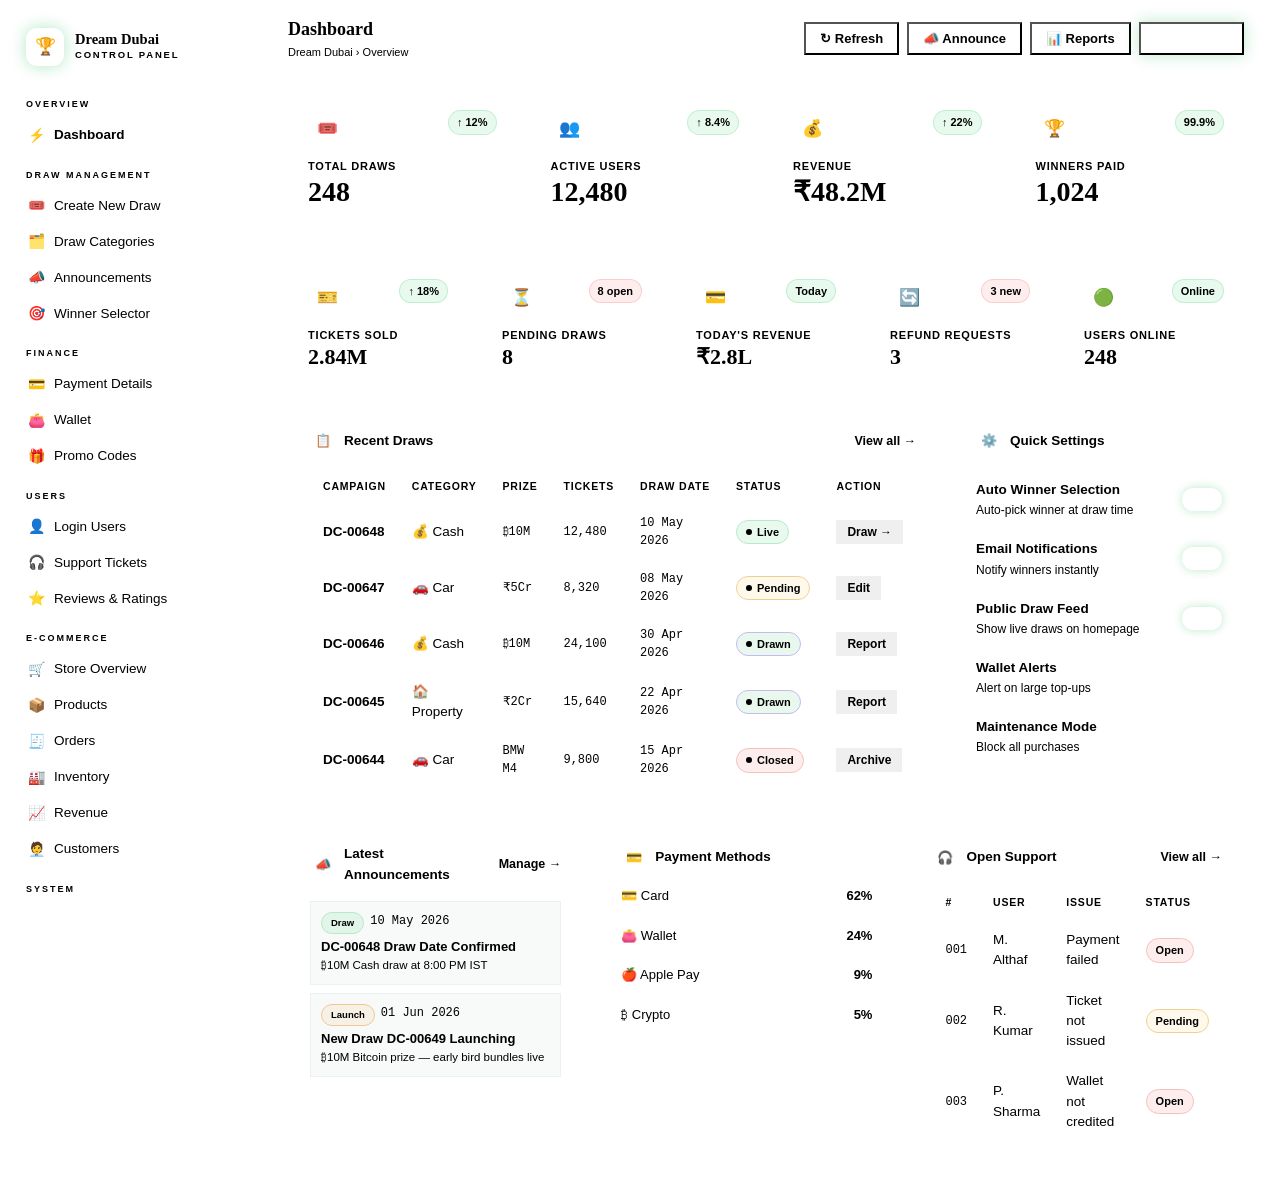
<file: Tixmo-admin.html>
<!DOCTYPE html>

<html lang="en">
<head>
<meta charset="UTF-8">
<meta name="viewport" content="width=device-width, initial-scale=1.0">
<title>Dream Dubai — Admin Control Panel</title>
<link href="https://fonts.googleapis.com/css2?family=Playfair+Display:wght@600;700;800&family=Figtree:wght@300;400;500;600;700;800&family=JetBrains+Mono:wght@400;500;600&display=swap" rel="stylesheet">
<style>
:root {
  /* ── DRAPORA-INSPIRED WHITE + TEAL/GREEN THEME ── */
  --bg:        #f0f4f3;
  --white:     #ffffff;
  --surface:   #f7faf9;
  --border:    #dde8e4;
  --border2:   #eaf2ef;

–text:      #0d1f1a;
–muted:     #527a6e;
–dim:       #8fb5a8;

/* Primary teal-green accent (Drapora brand) */
–accent:    #2d8c72;
–accent-l:  #e6f5f1;
–accent-m:  #3ab894;
–accent-d:  #1f6854;
–accent-glow: rgba(45,140,114,.18);

/* Sidebar accent deep teal */
–sidebar-active: #1e6b58;
–sidebar-bg:     #ffffff;
–sidebar-hover:  #f0faf7;

/* Button shades */
–btn-green:   #2d8c72;
–btn-green-h: #3ab894;
–btn-white:   #ffffff;

–pink:      #e05070;
–pink-l:    #fceef2;
–gold:      #c8900a;
–gold-l:    #fdf5e0;
–green:     #1a9150;
–green-l:   #e8f8ee;
–red:       #d94040;
–red-l:     #fde8e8;
–amber:     #c07020;
–amber-l:   #fef3e0;
–teal:      #0e9b8a;
–teal-l:    #e4f7f4;

–shadow-sm: 0 1px 4px rgba(13,31,26,.06), 0 1px 2px rgba(13,31,26,.04);
–shadow:    0 4px 18px rgba(13,31,26,.08), 0 1px 4px rgba(13,31,26,.05);
–shadow-lg: 0 12px 40px rgba(13,31,26,.12), 0 4px 12px rgba(13,31,26,.06);
–r:14px; –rs:8px; –rl:20px;
}

/* ── GLOBAL FORM STYLES ── */
input, select, textarea {
background: var(–white) !important;
border-color: var(–border) !important;
color: var(–text) !important;
color-scheme: light;
}
input::placeholder, textarea::placeholder { color: var(–dim) !important; }
select option { background: var(–white); color: var(–text); }
input:focus, select:focus, textarea:focus {
border-color: var(–accent) !important;
box-shadow: 0 0 0 3px var(–accent-glow) !important;
background: var(–white) !important;
}

/* ── ANIMATED SHIMMER ON BUTTONS ── */
@keyframes btnShimmer {
0%   { transform: translateX(-160%) skewX(-15deg); opacity: .6; }
100% { transform: translateX(220%)  skewX(-15deg); opacity: .6; }
}
@keyframes sidebarPulse {
0%,100% { box-shadow: 0 0 0 0 rgba(45,140,114,.3); }
50%      { box-shadow: 0 0 0 5px rgba(45,140,114,0); }
}
@keyframes greenGlow {
0%,100% { box-shadow: 0 2px 12px rgba(45,140,114,.2); }
50%      { box-shadow: 0 4px 24px rgba(45,140,114,.45); }
}

- { margin:0; padding:0; box-sizing:border-box; }
  html { scroll-behavior:smooth; }
  body {
  background: var(–bg);
  font-family: ‘Helvetica Neue’, ‘Figtree’, sans-serif;
  color: var(–text);
  min-height: 100vh;
  overflow-x: hidden;
  font-size: 14px;
  line-height: 1.5;
  }

/* Subtle warm tint overlay */
body::before {
content: ‘’;
position: fixed; inset: 0;
background:
radial-gradient(ellipse 60% 40% at 15% 10%, rgba(45,140,114,.04) 0%, transparent 60%),
radial-gradient(ellipse 40% 30% at 85% 85%, rgba(58,184,148,.03) 0%, transparent 60%);
pointer-events: none; z-index: 0;
}
.shell { position: relative; z-index: 1; }

@keyframes fadeIn  {from{opacity:0;transform:translateY(10px)}to{opacity:1;transform:translateY(0)}}
@keyframes fadeL   {from{opacity:0;transform:translateX(-16px)}to{opacity:1;transform:translateX(0)}}
@keyframes scaleIn {from{opacity:0;transform:scale(.95)}to{opacity:1;transform:scale(1)}}
@keyframes pulse   {0%,100%{opacity:1}50%{opacity:.35}}
@keyframes spin    {to{transform:rotate(360deg)}}
@keyframes shimmer {0%{transform:translateX(-150%)}100%{transform:translateX(250%)}}
@keyframes tick    {0%,100%{transform:translateY(0)}50%{transform:translateY(-3px)}}
@keyframes barGrow {from{width:0}to{width:var(–w)}}
@keyframes floatIn {0%{opacity:0;transform:translateY(24px) scale(.97)}100%{opacity:1;transform:none}}
@keyframes ticketPop{0%{transform:scale(.6) rotate(-8deg);opacity:0}60%{transform:scale(1.1) rotate(1deg)}100%{transform:scale(1) rotate(0deg);opacity:1}}
@keyframes flash   {0%,100%{background:var(–white);border-color:var(–gold)}50%{background:var(–gold-l);border-color:var(–gold)}}
@keyframes glowPulse{0%,100%{box-shadow:0 0 0 0 rgba(29,185,84,.3)}50%{box-shadow:0 0 0 8px rgba(29,185,84,0)}}
@keyframes drumRoll{0%{letter-spacing:6px;opacity:.5}100%{letter-spacing:0;opacity:1}}
@keyframes winReveal{0%{transform:scale(.8);opacity:0}60%{transform:scale(1.05)}100%{transform:scale(1);opacity:1}}
@keyframes confetti{0%{transform:translateY(-10px) rotate(0deg);opacity:1}100%{transform:translateY(80px) rotate(720deg);opacity:0}}

/* ── SHELL ── */
.shell{display:flex;min-height:100vh}

/* ── SIDEBAR ── */
.sidebar{width:252px;flex-shrink:0;background:var(–white);border-right:1px solid var(–border);display:flex;flex-direction:column;position:sticky;top:0;height:100vh;overflow-y:auto;animation:fadeL .45s cubic-bezier(.22,1,.36,1) both}
.brand{padding:20px 18px 16px;border-bottom:1px solid var(–border);display:flex;align-items:center;gap:11px}
.brand-logo{width:38px;height:38px;border-radius:11px;background:var(–accent);display:flex;align-items:center;justify-content:center;font-size:17px;flex-shrink:0;box-shadow:0 0 16px rgba(29,185,84,.35)}
.brand-name{font-family:‘Playfair Display’,serif;font-size:14.5px;font-weight:700;line-height:1.1;color:var(–text)}
.brand-sub{font-size:9.5px;font-weight:600;color:var(–dim);letter-spacing:1.8px;text-transform:uppercase}
.nl{padding:16px 18px 5px;font-size:9px;font-weight:700;color:var(–dim);letter-spacing:2px;text-transform:uppercase}
.ni{display:flex;align-items:center;gap:9px;padding:9px 12px;margin:1px 7px;border-radius:var(–rs);cursor:pointer;font-size:13.5px;font-weight:500;color:var(–muted);transition:background .15s,color .15s;border:none;background:transparent;width:calc(100% - 14px);text-align:left;font-family:‘Figtree’,sans-serif;position:relative}
.ni:hover{background:rgba(29,185,84,.08);color:var(–text)}
.ni.active{background:var(–accent-l);color:var(–accent);font-weight:600;border-left:3px solid var(–accent)}
.ni-ico{font-size:14px;width:18px;text-align:center;flex-shrink:0}
.nb{margin-left:auto;padding:2px 7px;border-radius:20px;font-size:9px;font-weight:700;color:#fff}
.nb-red{background:var(–pink)}
.nb-green{background:var(–accent)}
.nb-amber{background:var(–amber)}
.sfoot{margin-top:auto;padding:14px 10px;border-top:1px solid var(–border)}
.av-card{display:flex;align-items:center;gap:9px;padding:9px 11px;border-radius:var(–rs);background:var(–surface);cursor:pointer;transition:background .15s;border:1px solid var(–border)}
.av-card:hover{background:var(–border)}
.av{width:32px;height:32px;border-radius:50%;background:var(–accent);color:#fff;display:flex;align-items:center;justify-content:center;font-size:12px;font-weight:800;flex-shrink:0}
.av-name{font-size:13px;font-weight:700;color:var(–text)}
.av-role{font-size:10.5px;color:var(–muted)}
.odot{width:8px;height:8px;border-radius:50%;background:var(–accent);margin-left:auto;animation:pulse 2s infinite;box-shadow:0 0 6px rgba(29,185,84,.6)}

/* ── MAIN ── */
.main{flex:1;display:flex;flex-direction:column;min-width:0}
.topbar{background:var(–white);border-bottom:1px solid var(–border);padding:0 28px;height:60px;display:flex;align-items:center;justify-content:space-between;position:sticky;top:0;z-index:40;backdrop-filter:blur(12px)}
.pt{font-family:‘Playfair Display’,serif;font-size:18px;font-weight:700;color:var(–text)}
.pc{font-size:11px;color:var(–muted);margin-top:1px}
.tr{display:flex;align-items:center;gap:8px}
.tb{padding:7px 14px;border-radius:var(–rs);border:1px solid var(–border);background:transparent;font-size:13px;font-weight:600;color:var(–muted);cursor:pointer;font-family:‘Figtree’,sans-serif;display:flex;align-items:center;gap:6px;transition:all .15s;white-space:nowrap}
.tb:hover{background:rgba(29,185,84,.1);border-color:var(–accent);color:var(–accent)}
.tb.primary{background:var(–accent);border-color:var(–accent);color:#fff;box-shadow:0 0 16px rgba(29,185,84,.3)}
.tb.primary:hover{background:var(–accent-m);box-shadow:0 0 24px rgba(29,185,84,.4)}
.tb:active{transform:scale(.97)}
.content{flex:1;padding:24px 28px;overflow-y:auto}

/* ── PANELS ── */
.panel{display:none}
.panel.active{display:block;animation:floatIn .4s cubic-bezier(.22,1,.36,1) both}

/* ── STAT CARDS ── */
.sg{display:grid;grid-template-columns:repeat(4,1fr);gap:14px;margin-bottom:22px}
.sg3{grid-template-columns:repeat(3,1fr)}
.sg5{grid-template-columns:repeat(5,1fr)}
.sc{background:var(–white);border:1px solid var(–border);border-radius:var(–r);padding:18px 20px;position:relative;overflow:hidden;transition:box-shadow .2s,transform .2s,border-color .2s}
.sc:hover{box-shadow:0 4px 24px rgba(29,185,84,.12);transform:translateY(-2px);border-color:rgba(29,185,84,.3)}
.sc-top{display:flex;align-items:flex-start;justify-content:space-between;margin-bottom:10px}
.sc-ico{width:38px;height:38px;border-radius:9px;display:flex;align-items:center;justify-content:center;font-size:17px}
.sc-tr{font-size:11px;font-weight:600;padding:3px 8px;border-radius:20px;display:flex;align-items:center;gap:3px}
.up{background:rgba(34,197,94,.1);color:var(–green);border:1px solid rgba(34,197,94,.2)}
.dn{background:rgba(240,80,80,.1);color:var(–red);border:1px solid rgba(240,80,80,.2)}
.sc-lbl{font-size:11px;font-weight:600;color:var(–muted);text-transform:uppercase;letter-spacing:.8px;margin-bottom:3px}
.sc-val{font-family:‘Playfair Display’,serif;font-size:28px;font-weight:700;line-height:1;color:var(–text)}
.bar{height:3px;background:var(–border);border-radius:2px;margin-top:12px;overflow:hidden}
.bar-f{height:100%;border-radius:2px;–w:0%;animation:barGrow 1s cubic-bezier(.22,1,.36,1) .3s both;width:var(–w)}

/* ── LAYOUT GRIDS ── */
.g2{display:grid;grid-template-columns:1fr 1fr;gap:16px}
.g3{display:grid;grid-template-columns:repeat(3,1fr);gap:16px}
.g4{display:grid;grid-template-columns:repeat(4,1fr);gap:16px}
.g65{display:grid;grid-template-columns:1.6fr 1fr;gap:16px}
.g56{display:grid;grid-template-columns:1fr 1.5fr;gap:16px}
.g73{display:grid;grid-template-columns:2fr 1fr;gap:16px}
.gap{margin-bottom:16px}

/* ── CARD ── */
.card{background:var(–white);border:1px solid var(–border);border-radius:var(–r);padding:20px 22px;transition:box-shadow .2s,border-color .2s}
.card:hover{box-shadow:var(–shadow-sm);border-color:rgba(29,185,84,.15)}
.ch{display:flex;align-items:center;justify-content:space-between;margin-bottom:16px;gap:10px}
.ct{font-size:13.5px;font-weight:700;color:var(–text);display:flex;align-items:center;gap:8px}
.ctico{width:26px;height:26px;border-radius:7px;display:flex;align-items:center;justify-content:center;font-size:13px;flex-shrink:0}
.ca{font-size:12.5px;color:var(–accent);font-weight:600;cursor:pointer;white-space:nowrap}
.ca:hover{text-decoration:underline}

/* ── FORM ── */
.fs-title{font-size:10.5px;font-weight:700;color:var(–dim);text-transform:uppercase;letter-spacing:1.5px;margin-bottom:10px;padding-bottom:8px;border-bottom:1px solid var(–border)}
.fr{display:grid;grid-template-columns:1fr 1fr;gap:11px;margin-bottom:11px}
.fr3{grid-template-columns:repeat(3,1fr)}
.fr1{grid-template-columns:1fr}
.fg{display:flex;flex-direction:column;gap:5px}
.fg.s2{grid-column:span 2}
label{font-size:11.5px;font-weight:600;color:var(–muted);letter-spacing:.2px}
.iw{position:relative}
.iw .pre{position:absolute;left:11px;top:50%;transform:translateY(-50%);font-size:13px;font-weight:600;color:var(–dim);pointer-events:none}
.iw input{padding-left:24px}
select{background-image:url(“data:image/svg+xml,%3Csvg xmlns=‘http://www.w3.org/2000/svg’ width=‘12’ height=‘8’%3E%3Cpath d=‘M1 1l5 5 5-5’ stroke=’%236b9e7a’ stroke-width=‘1.5’ fill=‘none’ stroke-linecap=‘round’/%3E%3C/svg%3E”);background-repeat:no-repeat;background-position:right 11px center;padding-right:30px}
.btn{padding:9px 16px;border-radius:var(–rs);font-size:13.5px;font-weight:600;cursor:pointer;font-family:‘Figtree’,sans-serif;border:none;display:inline-flex;align-items:center;gap:6px;transition:all .15s;white-space:nowrap}
.btn:active{transform:scale(.97)}
.bp{background:var(–accent);color:#000;font-weight:700;box-shadow:0 0 14px rgba(29,185,84,.25)}
.bp:hover{background:var(–accent-m);box-shadow:0 0 20px rgba(29,185,84,.4)}
.bs{background:var(–surface);border:1.5px solid var(–border);color:var(–muted)}
.bs:hover{background:var(–border);color:var(–text)}
.bo{background:transparent;border:1.5px solid var(–accent);color:var(–accent)}
.bo:hover{background:var(–accent-l)}
.bd{background:var(–red-l);border:1.5px solid rgba(240,80,80,.25);color:var(–red)}
.bd:hover{background:rgba(240,80,80,.15)}
.bg{background:var(–green-l);border:1.5px solid rgba(34,197,94,.2);color:var(–green)}
.bg:hover{background:rgba(34,197,94,.12)}
.bfull{width:100%;justify-content:center}
.blg{padding:12px 22px;font-size:14.5px;border-radius:10px}
.bsm{padding:5px 11px;font-size:12px}
.br{display:flex;gap:9px;margin-top:4px}

/* ── TABLE ── */
.tw{overflow-x:auto}
table{width:100%;border-collapse:collapse}
thead th{padding:9px 13px;text-align:left;font-size:10.5px;font-weight:700;color:var(–dim);text-transform:uppercase;letter-spacing:.8px;border-bottom:1.5px solid var(–border);background:var(–surface);white-space:nowrap}
tbody tr{border-bottom:1px solid var(–border);transition:background .1s}
tbody tr:last-child{border:none}
tbody tr:hover{background:rgba(29,185,84,.04)}
tbody td{padding:10px 13px;vertical-align:middle;font-size:13.5px;color:var(–text)}
.tm{font-family:‘JetBrains Mono’,monospace;font-size:12px;color:var(–muted)}
.tb2{font-weight:700;color:var(–text)}

/* ── BADGES ── */
.badge{display:inline-flex;align-items:center;gap:5px;padding:3px 9px;border-radius:20px;font-size:11px;font-weight:600;white-space:nowrap}
.bdot{width:6px;height:6px;border-radius:50%;background:currentColor;flex-shrink:0}
.bgreen{background:rgba(34,197,94,.1);color:var(–green);border:1px solid rgba(34,197,94,.2)}
.byellow{background:rgba(240,192,64,.1);color:var(–gold);border:1px solid rgba(240,192,64,.2)}
.bred{background:rgba(240,80,80,.1);color:var(–red);border:1px solid rgba(240,80,80,.2)}
.bblue{background:rgba(29,185,84,.1);color:var(–accent);border:1px solid rgba(29,185,84,.2)}
.bpink{background:rgba(240,82,122,.1);color:var(–pink);border:1px solid rgba(240,82,122,.2)}
.bamber{background:rgba(240,160,48,.1);color:var(–amber);border:1px solid rgba(240,160,48,.2)}
.bteal{background:rgba(20,184,166,.1);color:var(–teal);border:1px solid rgba(20,184,166,.2)}

/* ── TOGGLE ── */
.trow{display:flex;align-items:center;justify-content:space-between;padding:10px 0;border-bottom:1px solid var(–border)}
.trow:last-child{border:none}
.ti-name{font-size:13.5px;font-weight:600;color:var(–text)}
.ti-desc{font-size:12px;color:var(–muted);margin-top:1px}
.tog{width:40px;height:23px;border-radius:12px;background:var(–border);position:relative;cursor:pointer;transition:background .25s;flex-shrink:0}
.tog::after{content:’’;position:absolute;width:17px;height:17px;background:var(–dim);border-radius:50%;top:3px;left:3px;transition:left .22s,background .22s;box-shadow:0 1px 4px rgba(0,0,0,.4)}
.tog.on{background:var(–accent);box-shadow:0 0 10px rgba(29,185,84,.3)}
.tog.on::after{left:20px;background:#fff}

/* ── CATEGORY PILLS ── */
.cg{display:grid;grid-template-columns:repeat(4,1fr);gap:8px}
.cpill{border:1.5px solid var(–border);background:var(–surface);border-radius:10px;padding:11px 8px;cursor:pointer;text-align:center;transition:all .15s}
.cpill:hover{border-color:var(–accent);background:var(–accent-l);box-shadow:0 0 10px rgba(29,185,84,.15)}
.cpill.sel{border-color:var(–accent);background:var(–accent-l);box-shadow:0 0 12px rgba(29,185,84,.2)}
.cp-e{font-size:20px;margin-bottom:3px}
.cp-n{font-size:11.5px;font-weight:700;color:var(–text)}
.cp-c{font-size:10.5px;color:var(–muted);margin-top:1px}

/* ── COUNTDOWN ── */
.cdstrip{display:flex;gap:8px;align-items:center;justify-content:center;padding:14px;background:var(–surface);border:1.5px solid var(–border);border-radius:var(–r)}
.cdb{text-align:center;min-width:52px}
.cdv{font-family:‘Playfair Display’,serif;font-size:30px;font-weight:700;color:var(–accent);background:var(–bg);border:1.5px solid var(–border);border-radius:9px;padding:7px 4px;line-height:1;display:block;text-align:center;min-width:52px;box-shadow:0 0 12px rgba(29,185,84,.15);animation:tick 1s ease-in-out infinite;text-shadow:0 0 12px rgba(29,185,84,.5)}
.cdl{font-size:9px;font-weight:700;color:var(–muted);text-transform:uppercase;letter-spacing:1px;margin-top:4px}
.cdc{font-size:26px;font-weight:700;color:var(–accent);padding-bottom:14px;text-shadow:0 0 8px rgba(29,185,84,.4)}

/* ── COUNTER ── */
.ctr{background:linear-gradient(135deg,#091a0d 0%,#112b1a 50%,#0a1e10 100%);border-radius:var(–r);padding:20px 22px;color:var(–text);position:relative;overflow:hidden;border:1px solid rgba(29,185,84,.2)}
.ctr::before{content:’’;position:absolute;right:-30px;top:-30px;width:130px;height:130px;border-radius:50%;background:rgba(29,185,84,.06)}
.ctr-lbl{font-size:10.5px;font-weight:700;letter-spacing:1.5px;text-transform:uppercase;color:var(–muted);margin-bottom:5px}
.ctr-num{font-family:‘Playfair Display’,serif;font-size:42px;font-weight:700;line-height:1;position:relative;z-index:1;color:var(–accent);text-shadow:0 0 20px rgba(29,185,84,.4)}
.ctr-meta{display:flex;gap:14px;margin-top:12px}
.ctr-mi .cm-l{font-size:9.5px;color:var(–muted);text-transform:uppercase;letter-spacing:1px;margin-bottom:1px}
.ctr-mi .cm-v{font-size:14px;font-weight:700;color:var(–text)}
.ctr-bar{height:4px;background:rgba(29,185,84,.1);border-radius:2px;margin-top:12px;overflow:hidden}
.ctr-bar-f{height:100%;background:linear-gradient(90deg,var(–accent),var(–accent-m));border-radius:2px;transition:width .6s ease;box-shadow:0 0 8px rgba(29,185,84,.4)}
.sbtn-row{display:flex;gap:7px;margin-top:12px}
.sbtn{flex:1;padding:7px 4px;border-radius:7px;cursor:pointer;font-weight:700;font-size:12px;font-family:‘Figtree’,sans-serif;border:1px solid rgba(29,185,84,.2);background:rgba(29,185,84,.08);color:var(–accent);transition:all .15s}
.sbtn:hover{background:rgba(29,185,84,.18);border-color:rgba(29,185,84,.4)}
.sbtn.rst{background:rgba(255,255,255,.04);border-color:var(–border);color:var(–muted)}

/* ── WALLET HERO ── */
.wh{background:linear-gradient(135deg,#091a0d 0%,#0d2c1a 50%,#091408 100%);border-radius:var(–rl);padding:26px 28px 22px;color:var(–text);position:relative;overflow:hidden;margin-bottom:16px;border:1px solid rgba(29,185,84,.2)}
.wh::before{content:’’;position:absolute;right:-50px;bottom:-60px;width:200px;height:200px;border-radius:50%;background:rgba(29,185,84,.06)}
.wh-lbl{font-size:10.5px;font-weight:600;letter-spacing:1.8px;text-transform:uppercase;color:var(–muted);margin-bottom:5px}
.wh-amt{font-family:‘Playfair Display’,serif;font-size:38px;font-weight:700;line-height:1.1;position:relative;z-index:1;color:var(–accent);text-shadow:0 0 24px rgba(29,185,84,.35)}
.wh-stats{display:flex;gap:8px;margin-top:16px;position:relative;z-index:1}
.wsi{flex:1;background:rgba(29,185,84,.06);border-radius:9px;padding:10px 12px;border:1px solid rgba(29,185,84,.1)}
.wsi-l{font-size:9.5px;color:var(–muted);text-transform:uppercase;letter-spacing:1px;margin-bottom:2px}
.wsi-v{font-size:15px;font-weight:700;color:var(–text)}

/* ── ANNOUNCEMENT ── */
.ann-item{padding:12px 0 12px 14px;border-bottom:1px solid var(–border);display:flex;align-items:flex-start;gap:13px;position:relative}
.ann-item:last-child{border:none;padding-bottom:0}
.ann-item::before{content:’’;position:absolute;left:0;top:16px;bottom:16px;width:3px;border-radius:2px;background:var(–accent);box-shadow:0 0 6px rgba(29,185,84,.4)}
.adb{width:50px;flex-shrink:0;text-align:center;background:var(–surface);border:1px solid var(–border);border-radius:var(–rs);padding:5px 3px}
.ad-mo{font-size:8.5px;font-weight:700;text-transform:uppercase;letter-spacing:1px;color:var(–muted)}
.ad-d{font-family:‘Playfair Display’,serif;font-size:21px;font-weight:700;line-height:1;color:var(–text)}
.ad-t{font-size:8.5px;color:var(–muted);margin-top:1px}
.ab{flex:1}
.ab-title{font-size:13.5px;font-weight:700;margin-bottom:3px;color:var(–text)}
.ab-desc{font-size:12px;color:var(–muted);line-height:1.5}
.ab-tags{display:flex;gap:5px;margin-top:6px;flex-wrap:wrap}

/* ── TXN ── */
.txn{display:flex;align-items:center;gap:11px;padding:11px 0;border-bottom:1px solid var(–border)}
.txn:last-child{border:none}
.txn-i{width:36px;height:36px;border-radius:9px;display:flex;align-items:center;justify-content:center;font-size:16px;flex-shrink:0}
.txn-n{font-size:13.5px;font-weight:600;color:var(–text)}
.txn-d{font-size:11.5px;color:var(–muted)}
.txn-a{margin-left:auto;font-family:‘JetBrains Mono’,monospace;font-size:14px;font-weight:700}
.cr{color:var(–green)}
.dr{color:var(–red)}

/* ── USER ROW ── */
.ur{display:flex;align-items:center;gap:11px;padding:10px 0;border-bottom:1px solid var(–border)}
.ur:last-child{border:none}
.uav{width:36px;height:36px;border-radius:50%;display:flex;align-items:center;justify-content:center;font-size:12px;font-weight:800;flex-shrink:0;color:#fff}
.un{font-size:13.5px;font-weight:700;color:var(–text)}
.ue{font-size:12px;color:var(–muted)}
.ub{font-family:‘JetBrains Mono’,monospace;font-size:13px;font-weight:700;color:var(–green);text-align:right}
.ud{font-size:11px;color:var(–muted);text-align:right}

/* ── MINI BAR ── */
.mb{height:5px;background:var(–border);border-radius:3px;overflow:hidden;margin-top:5px}
.mbf{height:100%;border-radius:3px}
.divider{height:1px;background:var(–border);margin:16px 0}

/* ── LAYOUT GRIDS ── */
.g2{display:grid;grid-template-columns:1fr 1fr;gap:16px}
.g3{display:grid;grid-template-columns:repeat(3,1fr);gap:16px}
.g4{display:grid;grid-template-columns:repeat(4,1fr);gap:16px}
.g65{display:grid;grid-template-columns:1.6fr 1fr;gap:16px}
.g56{display:grid;grid-template-columns:1fr 1.5fr;gap:16px}
.g73{display:grid;grid-template-columns:2fr 1fr;gap:16px}
.gap{margin-bottom:16px}

/* ── CARD ── */
.card{background:var(–white);border:1px solid var(–border);border-radius:var(–r);padding:20px 22px;transition:box-shadow .2s}
.card:hover{box-shadow:var(–shadow-sm)}
.ch{display:flex;align-items:center;justify-content:space-between;margin-bottom:16px;gap:10px}
.ct{font-size:13.5px;font-weight:700;color:var(–text);display:flex;align-items:center;gap:8px}
.ctico{width:26px;height:26px;border-radius:7px;display:flex;align-items:center;justify-content:center;font-size:13px;flex-shrink:0}
.ca{font-size:12.5px;color:var(–accent);font-weight:600;cursor:pointer;white-space:nowrap}
.ca:hover{text-decoration:underline}

/* ── FORM ── */
.fs-title{font-size:10.5px;font-weight:700;color:var(–dim);text-transform:uppercase;letter-spacing:1.5px;margin-bottom:10px;padding-bottom:8px;border-bottom:1px solid var(–border2)}
.fr{display:grid;grid-template-columns:1fr 1fr;gap:11px;margin-bottom:11px}
.fr3{grid-template-columns:repeat(3,1fr)}
.fr1{grid-template-columns:1fr}
.fg{display:flex;flex-direction:column;gap:5px}
.fg.s2{grid-column:span 2}
label{font-size:11.5px;font-weight:600;color:var(–muted);letter-spacing:.2px}
input,select,textarea{background:var(–surface);border:1.5px solid var(–border);color:var(–text);border-radius:var(–rs);padding:9px 12px;font-size:13.5px;font-family:‘Figtree’,sans-serif;outline:none;width:100%;transition:border-color .15s,box-shadow .15s;appearance:none}
input:focus,select:focus,textarea:focus{border-color:var(–accent);box-shadow:0 0 0 3px rgba(45,31,163,.08);background:var(–white)}
textarea{resize:vertical;min-height:70px}
.iw{position:relative}
.iw .pre{position:absolute;left:11px;top:50%;transform:translateY(-50%);font-size:13px;font-weight:600;color:var(–muted);pointer-events:none}
.iw input{padding-left:24px}
select{background-image:url(“data:image/svg+xml,%3Csvg xmlns=‘http://www.w3.org/2000/svg’ width=‘12’ height=‘8’%3E%3Cpath d=‘M1 1l5 5 5-5’ stroke=’%237a7068’ stroke-width=‘1.5’ fill=‘none’ stroke-linecap=‘round’/%3E%3C/svg%3E”);background-repeat:no-repeat;background-position:right 11px center;padding-right:30px}
.btn{padding:9px 16px;border-radius:var(–rs);font-size:13.5px;font-weight:600;cursor:pointer;font-family:‘Figtree’,sans-serif;border:none;display:inline-flex;align-items:center;gap:6px;transition:all .15s;white-space:nowrap}
.btn:active{transform:scale(.97)}
.bp{background:var(–accent);color:#fff}
.bp:hover{background:#231890}
.bs{background:var(–bg);border:1.5px solid var(–border);color:var(–text)}
.bs:hover{background:var(–border2)}
.bo{background:transparent;border:1.5px solid var(–accent);color:var(–accent)}
.bo:hover{background:var(–accent-l)}
.bd{background:var(–red-l);border:1.5px solid #f5c0bc;color:var(–red)}
.bd:hover{background:#fbd4d0}
.bg{background:var(–green-l);border:1.5px solid #b8e8cc;color:var(–green)}
.bg:hover{background:#cef0dc}
.bfull{width:100%;justify-content:center}
.blg{padding:12px 22px;font-size:14.5px;border-radius:10px}
.bsm{padding:5px 11px;font-size:12px}
.br{display:flex;gap:9px;margin-top:4px}

/* ── TABLE ── */
.tw{overflow-x:auto}
table{width:100%;border-collapse:collapse}
thead th{padding:9px 13px;text-align:left;font-size:10.5px;font-weight:700;color:var(–muted);text-transform:uppercase;letter-spacing:.8px;border-bottom:1.5px solid var(–border);background:var(–surface);white-space:nowrap}
tbody tr{border-bottom:1px solid var(–border2);transition:background .1s}
tbody tr:last-child{border:none}
tbody tr:hover{background:var(–surface)}
tbody td{padding:10px 13px;vertical-align:middle;font-size:13.5px}
.tm{font-family:‘JetBrains Mono’,monospace;font-size:12px;color:var(–muted)}
.tb2{font-weight:700}

/* ── BADGES ── */
.badge{display:inline-flex;align-items:center;gap:5px;padding:3px 9px;border-radius:20px;font-size:11px;font-weight:600;white-space:nowrap}
.bdot{width:6px;height:6px;border-radius:50%;background:currentColor;flex-shrink:0}
.bgreen{background:var(–green-l);color:var(–green);border:1px solid #b8e8cc}
.byellow{background:var(–gold-l);color:var(–gold);border:1px solid #f0d090}
.bred{background:var(–red-l);color:var(–red);border:1px solid #f5c0bc}
.bblue{background:var(–accent-l);color:var(–accent);border:1px solid #c4baf5}
.bpink{background:var(–pink-l);color:var(–pink);border:1px solid #f5b8cc}
.bamber{background:var(–amber-l);color:var(–amber);border:1px solid #f0c898}
.bteal{background:var(–teal-l);color:var(–teal);border:1px solid #b8e4e2}

/* ── TOGGLE ── */
.trow{display:flex;align-items:center;justify-content:space-between;padding:10px 0;border-bottom:1px solid var(–border2)}
.trow:last-child{border:none}
.ti-name{font-size:13.5px;font-weight:600}
.ti-desc{font-size:12px;color:var(–muted);margin-top:1px}
.tog{width:40px;height:23px;border-radius:12px;background:var(–border);position:relative;cursor:pointer;transition:background .25s;flex-shrink:0}
.tog::after{content:’’;position:absolute;width:17px;height:17px;background:#fff;border-radius:50%;top:3px;left:3px;transition:left .22s;box-shadow:0 1px 4px rgba(0,0,0,.18)}
.tog.on{background:var(–accent)}
.tog.on::after{left:20px}

/* ── CATEGORY PILLS ── */
.cg{display:grid;grid-template-columns:repeat(4,1fr);gap:8px}
.cpill{border:1.5px solid var(–border);background:var(–surface);border-radius:10px;padding:11px 8px;cursor:pointer;text-align:center;transition:all .15s}
.cpill:hover{border-color:var(–accent-m);background:var(–accent-l)}
.cpill.sel{border-color:var(–accent);background:var(–accent-l)}
.cp-e{font-size:20px;margin-bottom:3px}
.cp-n{font-size:11.5px;font-weight:700}
.cp-c{font-size:10.5px;color:var(–muted);margin-top:1px}

/* ── COUNTDOWN ── */
.cdstrip{display:flex;gap:8px;align-items:center;justify-content:center;padding:14px;background:var(–surface);border:1.5px solid var(–border);border-radius:var(–r)}
.cdb{text-align:center;min-width:52px}
.cdv{font-family:‘Playfair Display’,serif;font-size:30px;font-weight:700;color:var(–accent);background:var(–white);border:1.5px solid var(–border);border-radius:9px;padding:7px 4px;line-height:1;display:block;text-align:center;min-width:52px;box-shadow:var(–shadow-sm);animation:tick 1s ease-in-out infinite}
.cdl{font-size:9px;font-weight:700;color:var(–muted);text-transform:uppercase;letter-spacing:1px;margin-top:4px}
.cdc{font-size:26px;font-weight:700;color:var(–dim);padding-bottom:14px}

/* ── COUNTER ── */
.ctr{background:linear-gradient(135deg,var(–accent) 0%,#4a3bc8 100%);border-radius:var(–r);padding:20px 22px;color:#fff;position:relative;overflow:hidden}
.ctr::before{content:’’;position:absolute;right:-30px;top:-30px;width:130px;height:130px;border-radius:50%;background:rgba(255,255,255,.06)}
.ctr-lbl{font-size:10.5px;font-weight:700;letter-spacing:1.5px;text-transform:uppercase;opacity:.7;margin-bottom:5px}
.ctr-num{font-family:‘Playfair Display’,serif;font-size:42px;font-weight:700;line-height:1;position:relative;z-index:1}
.ctr-meta{display:flex;gap:14px;margin-top:12px}
.ctr-mi .cm-l{font-size:9.5px;opacity:.6;text-transform:uppercase;letter-spacing:1px;margin-bottom:1px}
.ctr-mi .cm-v{font-size:14px;font-weight:700}
.ctr-bar{height:4px;background:rgba(255,255,255,.2);border-radius:2px;margin-top:12px;overflow:hidden}
.ctr-bar-f{height:100%;background:rgba(255,255,255,.8);border-radius:2px;transition:width .6s ease}
.sbtn-row{display:flex;gap:7px;margin-top:12px}
.sbtn{flex:1;padding:7px 4px;border-radius:7px;cursor:pointer;font-weight:700;font-size:12px;font-family:‘Figtree’,sans-serif;border:none;background:rgba(255,255,255,.18);color:#fff;transition:background .15s}
.sbtn:hover{background:rgba(255,255,255,.28)}
.sbtn.rst{background:rgba(255,255,255,.09);opacity:.75}

/* ── WALLET HERO ── */
.wh{background:var(–text);border-radius:var(–rl);padding:26px 28px 22px;color:#fff;position:relative;overflow:hidden;margin-bottom:16px}
.wh::before{content:’’;position:absolute;right:-50px;bottom:-60px;width:200px;height:200px;border-radius:50%;background:rgba(255,255,255,.04)}
.wh-lbl{font-size:10.5px;font-weight:600;letter-spacing:1.8px;text-transform:uppercase;opacity:.5;margin-bottom:5px}
.wh-amt{font-family:‘Playfair Display’,serif;font-size:38px;font-weight:700;line-height:1.1;position:relative;z-index:1}
.wh-stats{display:flex;gap:8px;margin-top:16px;position:relative;z-index:1}
.wsi{flex:1;background:rgba(255,255,255,.07);border-radius:9px;padding:10px 12px}
.wsi-l{font-size:9.5px;opacity:.55;text-transform:uppercase;letter-spacing:1px;margin-bottom:2px}
.wsi-v{font-size:15px;font-weight:700}

/* ── ANNOUNCEMENT ── */
.ann-item{padding:12px 0 12px 14px;border-bottom:1px solid var(–border2);display:flex;align-items:flex-start;gap:13px;position:relative}
.ann-item:last-child{border:none;padding-bottom:0}
.ann-item::before{content:’’;position:absolute;left:0;top:16px;bottom:16px;width:3px;border-radius:2px;background:var(–accent)}
.adb{width:50px;flex-shrink:0;text-align:center;background:var(–surface);border:1px solid var(–border2);border-radius:var(–rs);padding:5px 3px}
.ad-mo{font-size:8.5px;font-weight:700;text-transform:uppercase;letter-spacing:1px;color:var(–muted)}
.ad-d{font-family:‘Playfair Display’,serif;font-size:21px;font-weight:700;line-height:1}
.ad-t{font-size:8.5px;color:var(–muted);margin-top:1px}
.ab{flex:1}
.ab-title{font-size:13.5px;font-weight:700;margin-bottom:3px}
.ab-desc{font-size:12px;color:var(–muted);line-height:1.5}
.ab-tags{display:flex;gap:5px;margin-top:6px;flex-wrap:wrap}

/* ── TXN ── */
.txn{display:flex;align-items:center;gap:11px;padding:11px 0;border-bottom:1px solid var(–border2)}
.txn:last-child{border:none}
.txn-i{width:36px;height:36px;border-radius:9px;display:flex;align-items:center;justify-content:center;font-size:16px;flex-shrink:0}
.txn-n{font-size:13.5px;font-weight:600}
.txn-d{font-size:11.5px;color:var(–muted)}
.txn-a{margin-left:auto;font-family:‘JetBrains Mono’,monospace;font-size:14px;font-weight:700}
.cr{color:var(–green)}
.dr{color:var(–red)}

/* ── USER ROW ── */
.ur{display:flex;align-items:center;gap:11px;padding:10px 0;border-bottom:1px solid var(–border2)}
.ur:last-child{border:none}
.uav{width:36px;height:36px;border-radius:50%;display:flex;align-items:center;justify-content:center;font-size:12px;font-weight:800;flex-shrink:0;color:#fff}
.un{font-size:13.5px;font-weight:700}
.ue{font-size:12px;color:var(–muted)}
.ub{font-family:‘JetBrains Mono’,monospace;font-size:13px;font-weight:700;color:var(–green);text-align:right}
.ud{font-size:11px;color:var(–muted);text-align:right}

/* ── MINI BAR ── */
.mb{height:5px;background:var(–border2);border-radius:3px;overflow:hidden;margin-top:5px}
.mbf{height:100%;border-radius:3px}
.divider{height:1px;background:var(–border2);margin:16px 0}

/* ─────────────────────────────────────────────────────────
WINNER SELECTOR — POWERFUL
───────────────────────────────────────────────────────── */
.ws-shell{display:grid;grid-template-columns:1fr 340px;gap:16px;align-items:start}
.ticket-grid-wrap{background:var(–white);border:1px solid var(–border);border-radius:var(–r);overflow:hidden}
.tg-header{padding:16px 20px;border-bottom:1px solid var(–border);display:flex;align-items:center;justify-content:space-between;gap:12px;flex-wrap:wrap}
.tg-filters{display:flex;gap:6px;flex-wrap:wrap}
.tf{padding:5px 11px;border-radius:20px;border:1.5px solid var(–border);background:transparent;font-size:12px;font-weight:600;cursor:pointer;transition:all .15s;font-family:‘Figtree’,sans-serif;color:var(–muted)}
.tf:hover,.tf.active{background:var(–accent-l);border-color:var(–accent);color:var(–accent)}
.tg-stats{display:flex;gap:14px;padding:10px 20px;background:var(–surface);border-bottom:1px solid var(–border);font-size:12px}
.tg-stat{display:flex;align-items:center;gap:6px;color:var(–muted)}
.tg-stat strong{color:var(–accent);font-weight:700}
.ticket-grid{display:grid;grid-template-columns:repeat(auto-fill,minmax(100px,1fr));gap:8px;padding:16px;max-height:460px;overflow-y:auto}
.tkt{border:2px solid var(–border);background:var(–surface);border-radius:10px;padding:8px 6px;cursor:pointer;text-align:center;transition:all .18s;position:relative;overflow:hidden;animation:ticketPop .3s cubic-bezier(.34,1.56,.64,1) both}
.tkt:hover{border-color:var(–accent);background:var(–accent-l);transform:translateY(-2px);box-shadow:0 0 14px rgba(29,185,84,.2)}
.tkt.selected{border-color:var(–accent);background:var(–accent-l);box-shadow:0 0 0 3px rgba(29,185,84,.15)}
.tkt.winner{border-color:var(–gold);background:var(–gold-l);box-shadow:0 0 0 3px rgba(240,192,64,.25),0 0 20px rgba(240,192,64,.2);animation:flash .4s ease infinite}
.tkt.eliminated{opacity:.25;border-color:var(–border);background:var(–bg);cursor:not-allowed;transform:none}
.tkt-num{font-family:‘JetBrains Mono’,monospace;font-size:13px;font-weight:600;color:var(–text)}
.tkt-name{font-size:10px;color:var(–muted);margin-top:2px;white-space:nowrap;overflow:hidden;text-overflow:ellipsis}
.tkt-price{font-size:9.5px;color:var(–dim);margin-top:1px}
.tkt::after{content:’’;position:absolute;inset:0;background:linear-gradient(90deg,transparent,rgba(29,185,84,.12),transparent);transform:translateX(-150%);transition:transform .4s}
.tkt:hover::after{transform:translateX(150%)}
.tkt-badge{position:absolute;top:3px;right:3px;width:14px;height:14px;border-radius:50%;display:flex;align-items:center;justify-content:center;font-size:8px}
.ws-panel{display:flex;flex-direction:column;gap:14px;position:sticky;top:80px}
.ws-control{background:var(–white);border:1px solid var(–border);border-radius:var(–r);padding:20px}
.ws-title{font-family:‘Playfair Display’,serif;font-size:18px;font-weight:700;text-align:center;margin-bottom:4px;color:var(–text)}
.ws-sub{font-size:12.5px;color:var(–muted);text-align:center;margin-bottom:16px}
.ws-display{border:2px dashed var(–border);border-radius:var(–r);padding:20px;min-height:110px;text-align:center;display:flex;align-items:center;justify-content:center;flex-direction:column;gap:6px;transition:all .35s;background:var(–surface);margin-bottom:14px}
.ws-display.lit{border:2px solid var(–gold);background:var(–gold-l);box-shadow:0 0 0 4px rgba(240,192,64,.1),0 0 24px rgba(240,192,64,.15)}
.ws-display.spinning{border-color:var(–accent);background:var(–accent-l);box-shadow:0 0 16px rgba(29,185,84,.2)}
.ws-spin-ico{font-size:32px;animation:spin .7s linear infinite;display:none}
.ws-placeholder{color:var(–dim);font-size:13px;font-weight:500}
.ws-wname{font-family:‘Playfair Display’,serif;font-size:22px;font-weight:700;animation:winReveal .5s ease both;color:var(–text)}
.ws-wid{font-family:‘JetBrains Mono’,monospace;font-size:12px;color:var(–muted);margin-top:2px}
.ws-wprize{font-size:13px;font-weight:600;color:var(–green);margin-top:3px}
.ws-wtkt{font-size:12px;color:var(–accent);font-weight:700;margin-top:2px}
.algo-select{margin-bottom:12px}
.algo-select label{display:block;margin-bottom:5px}
.algo-grid{display:grid;grid-template-columns:1fr 1fr;gap:7px}
.algo-opt{padding:9px 10px;border:1.5px solid var(–border);border-radius:var(–rs);cursor:pointer;text-align:center;transition:all .15s;background:var(–surface)}
.algo-opt:hover{border-color:var(–accent);background:var(–accent-l)}
.algo-opt.sel{border-color:var(–accent);background:var(–accent-l);box-shadow:0 0 10px rgba(29,185,84,.15)}
.algo-opt-ico{font-size:16px;margin-bottom:3px}
.algo-opt-name{font-size:11.5px;font-weight:700;color:var(–text)}
.algo-opt-desc{font-size:9.5px;color:var(–muted);margin-top:1px}
.spin-cfg{display:flex;gap:8px;margin-bottom:12px}
.spin-cfg .fg{flex:1}
.draw-btns{display:flex;gap:8px;margin-bottom:10px}
.dbtn-spin{background:var(–accent);color:#000;border:none;padding:12px;border-radius:10px;font-size:14px;font-weight:800;cursor:pointer;font-family:‘Figtree’,sans-serif;transition:all .15s;display:flex;align-items:center;justify-content:center;gap:7px;flex:1;box-shadow:0 0 16px rgba(29,185,84,.3)}
.dbtn-spin:hover{background:var(–accent-m);box-shadow:0 0 24px rgba(29,185,84,.45)}
.dbtn-spin:active{transform:scale(.96)}
.dbtn-reset{background:var(–surface);border:1.5px solid var(–border);color:var(–muted);padding:12px 16px;border-radius:10px;font-size:13px;font-weight:600;cursor:pointer;font-family:‘Figtree’,sans-serif;transition:background .15s}
.dbtn-reset:hover{background:var(–border);color:var(–text)}
.ws-log{background:var(–white);border:1px solid var(–border);border-radius:var(–r);padding:16px}
.wslog-item{padding:7px 0;border-bottom:1px solid var(–border);font-size:12.5px;display:flex;gap:8px;align-items:flex-start;color:var(–text)}
.wslog-item:last-child{border:none}
.wslog-time{font-family:‘JetBrains Mono’,monospace;font-size:10.5px;color:var(–accent);flex-shrink:0;padding-top:1px}
.confetti-piece{position:fixed;width:8px;height:8px;border-radius:2px;pointer-events:none;z-index:999;animation:confetti 1.5s ease forwards}

/* ── PROMO CODES ── */
.promo-item{display:flex;align-items:center;gap:10px;padding:10px 12px;border:1px solid var(–border);border-radius:var(–rs);margin-bottom:7px;background:var(–surface)}
.promo-code{font-family:‘JetBrains Mono’,monospace;font-size:13px;font-weight:600;color:var(–accent)}
.promo-meta{flex:1;font-size:12px;color:var(–muted)}

/* ── REPORTS ── */
.kpi-row{display:flex;gap:12px;margin-bottom:16px;overflow-x:auto;padding-bottom:4px}
.kpi{min-width:140px;background:var(–white);border:1px solid var(–border);border-radius:var(–r);padding:14px 16px;flex-shrink:0;transition:border-color .2s}
.kpi:hover{border-color:rgba(29,185,84,.3)}
.kpi-l{font-size:10.5px;font-weight:600;color:var(–muted);text-transform:uppercase;letter-spacing:.8px}
.kpi-v{font-family:‘Playfair Display’,serif;font-size:24px;font-weight:700;line-height:1.2;color:var(–text)}

/* ── SETTINGS ── */
.settings-section{margin-bottom:20px}
.settings-title{font-size:12px;font-weight:700;color:var(–muted);text-transform:uppercase;letter-spacing:1.2px;margin-bottom:12px}

/* ── TOAST ── */
.toast{position:fixed;top:18px;right:22px;z-index:1000;background:var(–accent);color:#000;padding:12px 18px;border-radius:var(–r);font-size:13.5px;font-weight:700;box-shadow:0 0 30px rgba(29,185,84,.4),var(–shadow-lg);transform:translateX(130%);transition:transform .35s cubic-bezier(.34,1.56,.64,1);display:flex;align-items:center;gap:9px;max-width:340px}
.toast.show{transform:translateX(0)}

/* scrollbar */
::-webkit-scrollbar{width:5px;height:5px}
::-webkit-scrollbar-track{background:transparent}
::-webkit-scrollbar-thumb{background:var(–border);border-radius:3px}
::-webkit-scrollbar-thumb:hover{background:var(–accent-d)}
</style>

</head>
<body>
<div class="toast" id="toast"><span style="font-size:15px">✓</span><span id="toastMsg"></span></div>

<div class="shell">
<!-- SIDEBAR -->
<aside class="sidebar">
  <div class="brand">
    <div class="brand-logo">🏆</div>
    <div><div class="brand-name">Dream Dubai</div><div class="brand-sub">Control Panel</div></div>
  </div>
  <div class="nl">Overview</div>
  <button class="ni active" onclick="go('dashboard',this)"><span class="ni-ico">⚡</span>Dashboard</button>
  <div class="nl">Draw Management</div>
  <button class="ni" onclick="go('newdraw',this)"><span class="ni-ico">🎟️</span>Create New Draw</button>
  <button class="ni" onclick="go('category',this)"><span class="ni-ico">🗂️</span>Draw Categories</button>
  <button class="ni" onclick="go('announce',this)"><span class="ni-ico">📣</span>Announcements<span class="nb nb-green">NEW</span></button>
  <button class="ni" onclick="go('winner',this)"><span class="ni-ico">🎯</span>Winner Selector<span class="nb nb-red">LIVE</span></button>
  <div class="nl">Finance</div>
  <button class="ni" onclick="go('payment',this)"><span class="ni-ico">💳</span>Payment Details</button>
  <button class="ni" onclick="go('wallet',this)"><span class="ni-ico">👛</span>Wallet</button>
  <button class="ni" onclick="go('promo',this)"><span class="ni-ico">🎁</span>Promo Codes</button>
  <div class="nl">Users</div>
  <button class="ni" onclick="go('users',this)"><span class="ni-ico">👤</span>Login Users</button>
  <button class="ni" onclick="go('support',this)"><span class="ni-ico">🎧</span>Support Tickets<span class="nb nb-amber">3</span></button>
  <button class="ni" onclick="go('reviews',this)"><span class="ni-ico">⭐</span>Reviews & Ratings<span class="nb nb-green">NEW</span></button>
  <div class="nl">E-Commerce</div>
  <button class="ni" onclick="go('ec-overview',this)"><span class="ni-ico">🛒</span>Store Overview</button>
  <button class="ni" onclick="go('ec-products',this)"><span class="ni-ico">📦</span>Products</button>
  <button class="ni" onclick="go('ec-orders',this)"><span class="ni-ico">🧾</span>Orders<span class="nb nb-amber">12</span></button>
  <button class="ni" onclick="go('ec-inventory',this)"><span class="ni-ico">🏭</span>Inventory</button>
  <button class="ni" onclick="go('ec-revenue',this)"><span class="ni-ico">📈</span>Revenue</button>
  <button class="ni" onclick="go('ec-customers',this)"><span class="ni-ico">🧑‍💼</span>Customers</button>
  <div class="nl">System</div>
  <button class="ni" onclick="go('reports',this)"><span class="ni-ico">📊</span>Reports & Analytics</button>
  <button class="ni" onclick="go('settings',this)"><span class="ni-ico">⚙️</span>Settings</button>
  <div class="sfoot">
    <div class="av-card">
      <div class="av">SA</div>
      <div><div class="av-name">Super Admin</div><div class="av-role">Administrator</div></div>
      <div class="odot"></div>
    </div>
  </div>
</aside>

<!-- MAIN -->

<main class="main">
  <div class="topbar">
    <div>
      <div class="pt" id="ptitle">Dashboard</div>
      <div class="pc" id="pcrumb">Dream Dubai › Overview</div>
    </div>
    <div class="tr">
      <button class="tb" onclick="notify('Data refreshed!')">↻ Refresh</button>
      <button class="tb" onclick="go('announce',document.querySelectorAll('.ni')[3])">📣 Announce</button>
      <button class="tb" onclick="go('reports',document.querySelectorAll('.ni')[11])">📊 Reports</button>
      <button class="tb primary" onclick="go('newdraw',document.querySelectorAll('.ni')[1])">+ New Draw</button>
    </div>
  </div>

  <div class="content">

  <!-- ════════════ DASHBOARD ════════════ -->

  <div class="panel active" id="panel-dashboard">
    <div class="sg">
      <div class="sc" style="animation:fadeIn .4s .05s both"><div class="sc-top"><div class="sc-ico" style="background:var(--accent-l)">🎟️</div><div class="sc-tr up">↑ 12%</div></div><div class="sc-lbl">Total Draws</div><div class="sc-val">248</div><div class="bar"><div class="bar-f" style="--w:72%;background:var(--accent)"></div></div></div>
      <div class="sc" style="animation:fadeIn .4s .1s both"><div class="sc-top"><div class="sc-ico" style="background:var(--pink-l)">👥</div><div class="sc-tr up">↑ 8.4%</div></div><div class="sc-lbl">Active Users</div><div class="sc-val">12,480</div><div class="bar"><div class="bar-f" style="--w:85%;background:var(--pink)"></div></div></div>
      <div class="sc" style="animation:fadeIn .4s .15s both"><div class="sc-top"><div class="sc-ico" style="background:var(--gold-l)">💰</div><div class="sc-tr up">↑ 22%</div></div><div class="sc-lbl">Revenue</div><div class="sc-val">₹48.2M</div><div class="bar"><div class="bar-f" style="--w:60%;background:var(--gold)"></div></div></div>
      <div class="sc" style="animation:fadeIn .4s .2s both"><div class="sc-top"><div class="sc-ico" style="background:var(--green-l)">🏆</div><div class="sc-tr up">99.9%</div></div><div class="sc-lbl">Winners Paid</div><div class="sc-val">1,024</div><div class="bar"><div class="bar-f" style="--w:99%;background:var(--green)"></div></div></div>
    </div>
    <div class="sg sg5" style="margin-bottom:22px">
      <div class="sc"><div class="sc-top"><div class="sc-ico" style="background:var(--teal-l)">🎫</div><div class="sc-tr up">↑ 18%</div></div><div class="sc-lbl">Tickets Sold</div><div class="sc-val" style="font-size:22px">2.84M</div></div>
      <div class="sc"><div class="sc-top"><div class="sc-ico" style="background:var(--amber-l)">⏳</div><div class="sc-tr dn">8 open</div></div><div class="sc-lbl">Pending Draws</div><div class="sc-val" style="font-size:22px">8</div></div>
      <div class="sc"><div class="sc-top"><div class="sc-ico" style="background:var(--pink-l)">💳</div><div class="sc-tr up">Today</div></div><div class="sc-lbl">Today's Revenue</div><div class="sc-val" style="font-size:22px">₹2.8L</div></div>
      <div class="sc"><div class="sc-top"><div class="sc-ico" style="background:var(--red-l)">🔄</div><div class="sc-tr dn">3 new</div></div><div class="sc-lbl">Refund Requests</div><div class="sc-val" style="font-size:22px">3</div></div>
      <div class="sc"><div class="sc-top"><div class="sc-ico" style="background:var(--accent-l)">🟢</div><div class="sc-tr up">Online</div></div><div class="sc-lbl">Users Online</div><div class="sc-val" style="font-size:22px">248</div></div>
    </div>
    <div class="g65 gap">
      <div class="card">
        <div class="ch"><div class="ct"><div class="ctico" style="background:var(--accent-l)">📋</div>Recent Draws</div><span class="ca" onclick="go('newdraw',document.querySelectorAll('.ni')[1])">View all →</span></div>
        <div class="tw"><table><thead><tr><th>Campaign</th><th>Category</th><th>Prize</th><th>Tickets</th><th>Draw Date</th><th>Status</th><th>Action</th></tr></thead><tbody>
          <tr><td class="tb2">DC-00648</td><td>💰 Cash</td><td class="tm">₿10M</td><td class="tm">12,480</td><td class="tm">10 May 2026</td><td><span class="badge bgreen"><span class="bdot"></span>Live</span></td><td><button class="btn bsm bs" onclick="go('winner',document.querySelectorAll('.ni')[4])">Draw →</button></td></tr>
          <tr><td class="tb2">DC-00647</td><td>🚗 Car</td><td class="tm">₹5Cr</td><td class="tm">8,320</td><td class="tm">08 May 2026</td><td><span class="badge byellow"><span class="bdot"></span>Pending</span></td><td><button class="btn bsm bs" onclick="notify('Campaign opened')">Edit</button></td></tr>
          <tr><td class="tb2">DC-00646</td><td>💰 Cash</td><td class="tm">₿10M</td><td class="tm">24,100</td><td class="tm">30 Apr 2026</td><td><span class="badge bblue"><span class="bdot"></span>Drawn</span></td><td><button class="btn bsm bs" onclick="notify('Report opened')">Report</button></td></tr>
          <tr><td class="tb2">DC-00645</td><td>🏠 Property</td><td class="tm">₹2Cr</td><td class="tm">15,640</td><td class="tm">22 Apr 2026</td><td><span class="badge bblue"><span class="bdot"></span>Drawn</span></td><td><button class="btn bsm bs" onclick="notify('Report opened')">Report</button></td></tr>
          <tr><td class="tb2">DC-00644</td><td>🚗 Car</td><td class="tm">BMW M4</td><td class="tm">9,800</td><td class="tm">15 Apr 2026</td><td><span class="badge bred"><span class="bdot"></span>Closed</span></td><td><button class="btn bsm bs" onclick="notify('Archived')">Archive</button></td></tr>
        </tbody></table></div>
      </div>
      <div class="card">
        <div class="ch"><div class="ct"><div class="ctico" style="background:var(--gold-l)">⚙️</div>Quick Settings</div></div>
        <div class="trow"><div><div class="ti-name">Auto Winner Selection</div><div class="ti-desc">Auto-pick winner at draw time</div></div><div class="tog on" onclick="this.classList.toggle('on')"></div></div>
        <div class="trow"><div><div class="ti-name">Email Notifications</div><div class="ti-desc">Notify winners instantly</div></div><div class="tog on" onclick="this.classList.toggle('on')"></div></div>
        <div class="trow"><div><div class="ti-name">Public Draw Feed</div><div class="ti-desc">Show live draws on homepage</div></div><div class="tog on" onclick="this.classList.toggle('on')"></div></div>
        <div class="trow"><div><div class="ti-name">Wallet Alerts</div><div class="ti-desc">Alert on large top-ups</div></div><div class="tog" onclick="this.classList.toggle('on')"></div></div>
        <div class="trow"><div><div class="ti-name">Maintenance Mode</div><div class="ti-desc">Block all purchases</div></div><div class="tog" onclick="this.classList.toggle('on')"></div></div>
      </div>
    </div>
    <div class="g3">
      <div class="card"><div class="ch"><div class="ct"><div class="ctico" style="background:var(--pink-l)">📣</div>Latest Announcements</div><span class="ca" onclick="go('announce',document.querySelectorAll('.ni')[3])">Manage →</span></div>
        <div style="display:flex;flex-direction:column;gap:8px">
          <div style="padding:10px;background:var(--surface);border-radius:var(--rs);border:1px solid var(--border2)"><div style="display:flex;gap:6px;margin-bottom:3px"><span class="badge bgreen" style="font-size:9.5px">Draw</span><span class="tm">10 May 2026</span></div><div style="font-size:13px;font-weight:700">DC-00648 Draw Date Confirmed</div><div style="font-size:11.5px;color:var(--muted)">₿10M Cash draw at 8:00 PM IST</div></div>
          <div style="padding:10px;background:var(--surface);border-radius:var(--rs);border:1px solid var(--border2)"><div style="display:flex;gap:6px;margin-bottom:3px"><span class="badge bamber" style="font-size:9.5px">Launch</span><span class="tm">01 Jun 2026</span></div><div style="font-size:13px;font-weight:700">New Draw DC-00649 Launching</div><div style="font-size:11.5px;color:var(--muted)">₿10M Bitcoin prize — early bird bundles live</div></div>
        </div>
      </div>
      <div class="card"><div class="ch"><div class="ct"><div class="ctico" style="background:var(--green-l)">💳</div>Payment Methods</div></div>
        <div style="display:flex;flex-direction:column;gap:10px">
          <div><div style="display:flex;justify-content:space-between;font-size:13px;margin-bottom:4px"><span>💳 Card</span><span style="font-weight:700">62%</span></div><div class="mb"><div class="mbf" style="width:62%;background:var(--accent)"></div></div></div>
          <div><div style="display:flex;justify-content:space-between;font-size:13px;margin-bottom:4px"><span>👛 Wallet</span><span style="font-weight:700">24%</span></div><div class="mb"><div class="mbf" style="width:24%;background:var(--pink)"></div></div></div>
          <div><div style="display:flex;justify-content:space-between;font-size:13px;margin-bottom:4px"><span>🍎 Apple Pay</span><span style="font-weight:700">9%</span></div><div class="mb"><div class="mbf" style="width:9%;background:var(--muted)"></div></div></div>
          <div><div style="display:flex;justify-content:space-between;font-size:13px;margin-bottom:4px"><span>₿ Crypto</span><span style="font-weight:700">5%</span></div><div class="mb"><div class="mbf" style="width:5%;background:var(--gold)"></div></div></div>
        </div>
      </div>
      <div class="card"><div class="ch"><div class="ct"><div class="ctico" style="background:var(--amber-l)">🎧</div>Open Support</div><span class="ca" onclick="go('support',document.querySelectorAll('.ni')[9])">View all →</span></div>
        <div class="tw"><table><thead><tr><th>#</th><th>User</th><th>Issue</th><th>Status</th></tr></thead><tbody>
          <tr><td class="tm">001</td><td>M. Althaf</td><td>Payment failed</td><td><span class="badge bred">Open</span></td></tr>
          <tr><td class="tm">002</td><td>R. Kumar</td><td>Ticket not issued</td><td><span class="badge byellow">Pending</span></td></tr>
          <tr><td class="tm">003</td><td>P. Sharma</td><td>Wallet not credited</td><td><span class="badge bred">Open</span></td></tr>
        </tbody></table></div>
      </div>
    </div>
  </div>

  <!-- ════════════ CREATE NEW DRAW ════════════ -->

  <div class="panel" id="panel-newdraw">
    <div style="display:grid;grid-template-columns:1.35fr .65fr;gap:16px;align-items:start">
      <div style="display:flex;flex-direction:column;gap:14px">
        <div class="card"><div class="ch"><div class="ct"><div class="ctico" style="background:var(--accent-l)">🗂️</div>Draw Category</div></div>
          <div class="cg" id="catPicker">
            <div class="cpill sel" onclick="pickCat(this,'💰','Cash Prize')"><div class="cp-e">💰</div><div class="cp-n">Cash</div><div class="cp-c">142 draws</div></div>
            <div class="cpill" onclick="pickCat(this,'🚗','Luxury Car')"><div class="cp-e">🚗</div><div class="cp-n">Car</div><div class="cp-c">38 draws</div></div>
            <div class="cpill" onclick="pickCat(this,'🏠','Real Estate')"><div class="cp-e">🏠</div><div class="cp-n">Property</div><div class="cp-c">24 draws</div></div>
            <div class="cpill" onclick="pickCat(this,'₿','Crypto')"><div class="cp-e">₿</div><div class="cp-n">Crypto</div><div class="cp-c">19 draws</div></div>
            <div class="cpill" onclick="pickCat(this,'✈️','Travel')"><div class="cp-e">✈️</div><div class="cp-n">Travel</div><div class="cp-c">15 draws</div></div>
            <div class="cpill" onclick="pickCat(this,'📱','Electronics')"><div class="cp-e">📱</div><div class="cp-n">Tech</div><div class="cp-c">10 draws</div></div>
            <div class="cpill" onclick="pickCat(this,'⌚','Watches')"><div class="cp-e">⌚</div><div class="cp-n">Watches</div><div class="cp-c">6 draws</div></div>
            <div class="cpill" onclick="pickCat(this,'💎','Jewellery')"><div class="cp-e">💎</div><div class="cp-n">Jewels</div><div class="cp-c">4 draws</div></div>
          </div>
        </div>
        <div class="card"><div class="ch"><div class="ct"><div class="ctico" style="background:var(--green-l)">📝</div>Draw Information</div></div>
          <div class="fr"><div class="fg"><label>Campaign ID</label><input id="nd-cid" value="DC-00649" oninput="upPv()"></div><div class="fg"><label>Currency</label><select id="nd-cur" onchange="document.getElementById('nd-sym').textContent=this.value;upPv()"><option value="₹">INR</option><option value="$">USD</option><option value="₿">BTC</option><option value="د.إ">AED</option></select></div></div>
          <div class="fr"><div class="fg"><label>Prize Amount</label><div class="iw"><span class="pre" id="nd-sym">₹</span><input type="number" id="nd-amt" placeholder="10000000" oninput="upPv()"></div></div><div class="fg"><label>Ticket Price (₹)</label><div class="iw"><span class="pre">₹</span><input type="number" id="nd-price" placeholder="230" oninput="upPv();refreshCtr()"></div></div></div>
          <div class="fr"><div class="fg"><label>Draw Date</label><input type="date" id="nd-date" value="2026-06-01" oninput="startCd();upPv()"></div><div class="fg"><label>Draw Time</label><input type="time" id="nd-time" value="20:00" oninput="startCd()"></div></div>
          <div class="fr fr1"><div class="fg"><label>Draw Description</label><textarea id="nd-desc" placeholder="Win ₿10,000,000 — Biggest prize ever!" oninput="upPv()"></textarea></div></div>
        </div>
        <div class="card"><div class="ch"><div class="ct"><div class="ctico" style="background:var(--amber-l)">⏰</div>Countdown Timer</div></div>
          <div class="cdstrip"><div class="cdb"><span class="cdv" id="cd-d">--</span><div class="cdl">Days</div></div><div class="cdc">:</div><div class="cdb"><span class="cdv" id="cd-h">--</span><div class="cdl">Hours</div></div><div class="cdc">:</div><div class="cdb"><span class="cdv" id="cd-m">--</span><div class="cdl">Min</div></div><div class="cdc">:</div><div class="cdb"><span class="cdv" id="cd-s">--</span><div class="cdl">Sec</div></div></div>
        </div>
        <div class="card"><div class="ch"><div class="ct"><div class="ctico" style="background:var(--pink-l)">🎫</div>Ticket Counter & Limits</div></div>
          <div class="trow" style="margin-bottom:12px;padding-bottom:12px;border-bottom:1px solid var(--border2)"><div><div class="ti-name">♾️ No Ticket Limit</div><div class="ti-desc">Unlimited ticket sales</div></div><div class="tog on" id="nlTog" onclick="toggleNL()"></div></div>
          <div id="maxWrap" style="display:none;margin-bottom:12px"><div class="fg"><label>Maximum Tickets</label><input type="number" id="nd-max" placeholder="100000" oninput="refreshCtr()"></div></div>
          <div class="ctr">
            <div class="ctr-lbl">Tickets Sold</div>
            <div class="ctr-num" id="ctrNum">0</div>
            <div class="ctr-meta">
              <div class="ctr-mi"><div class="cm-l">Limit</div><div class="cm-v" id="ctrLim">♾️ Unlimited</div></div>
              <div class="ctr-mi"><div class="cm-l">Revenue</div><div class="cm-v" id="ctrRev">₹ 0</div></div>
              <div class="ctr-mi"><div class="cm-l">Fill Rate</div><div class="cm-v" id="ctrPct">—</div></div>
            </div>
            <div class="ctr-bar"><div class="ctr-bar-f" id="ctrBar" style="width:0%"></div></div>
            <div class="sbtn-row">
              <button class="sbtn" onclick="simT(10)">+10</button>
              <button class="sbtn" onclick="simT(100)">+100</button>
              <button class="sbtn" onclick="simT(500)">+500</button>
              <button class="sbtn" onclick="simT(1000)">+1K</button>
              <button class="sbtn rst" onclick="resetT()">Reset</button>
            </div>
          </div>
        </div>
        <div class="br"><button class="btn bs">💾 Save Draft</button><button class="btn bp blg" style="flex:2" onclick="notify('🎟️ Draw DC-00649 launched successfully!')">🚀 Launch Draw</button></div>
      </div>
      <!-- Right col -->
      <div style="display:flex;flex-direction:column;gap:14px;position:sticky;top:76px">
        <div class="card" style="border:1.5px solid var(--accent-l)">
          <div class="ch"><div class="ct"><div class="ctico" style="background:var(--accent-l)">👁️</div>Live Preview</div></div>
          <div style="background:var(--text);border-radius:var(--r);padding:18px;color:#fff;position:relative;overflow:hidden">
            <div style="position:absolute;right:-15px;bottom:-15px;width:90px;height:90px;border-radius:50%;background:rgba(255,255,255,.05)"></div>
            <div style="font-size:9.5px;opacity:.5;letter-spacing:1.5px;text-transform:uppercase;margin-bottom:3px">Campaign</div>
            <div style="font-family:'Playfair Display',serif;font-size:20px;font-weight:700;margin-bottom:8px" id="pv-id">DC-00649</div>
            <div style="display:flex;flex-wrap:wrap;gap:5px;margin-bottom:11px">
              <span class="badge bgreen" style="font-size:10px"><span class="bdot"></span>Active</span>
              <span id="pv-cat" style="background:rgba(255,255,255,.12);color:#fff;padding:2px 8px;border-radius:20px;font-size:10.5px;font-weight:600">💰 Cash</span>
              <span id="pv-dt" style="background:rgba(255,255,255,.12);color:#fff;padding:2px 8px;border-radius:20px;font-size:10.5px;font-weight:600">Jun 01</span>
            </div>
            <div style="font-family:'Playfair Display',serif;font-size:24px;font-weight:700;margin-bottom:4px" id="pv-prize">Prize TBD</div>
            <div style="font-size:11.5px;opacity:.55;line-height:1.4" id="pv-desc">Description here...</div>
            <div style="display:flex;justify-content:space-between;margin-top:14px;padding-top:12px;border-top:1px solid rgba(255,255,255,.1)">
              <div><div style="font-size:9.5px;opacity:.5">Ticket</div><div style="font-size:15px;font-weight:800;color:#f5c842" id="pv-price">₹ —</div></div>
              <div style="text-align:right"><div style="font-size:9.5px;opacity:.5">Limit</div><div style="font-size:15px;font-weight:800;color:#a78bfa" id="pv-lim">♾️ ∞</div></div>
            </div>
          </div>
          <div style="display:flex;justify-content:center;gap:12px;padding:12px 0 2px;border-top:1px solid var(--border2);margin-top:12px">
            <div style="text-align:center"><div style="font-family:'JetBrains Mono',monospace;font-size:18px;font-weight:700;color:var(--accent)" id="pv-d">--</div><div style="font-size:9px;color:var(--muted);text-transform:uppercase;letter-spacing:1px">d</div></div>
            <div style="font-size:18px;color:var(--dim);padding-top:1px">:</div>
            <div style="text-align:center"><div style="font-family:'JetBrains Mono',monospace;font-size:18px;font-weight:700;color:var(--accent)" id="pv-h">--</div><div style="font-size:9px;color:var(--muted);text-transform:uppercase;letter-spacing:1px">h</div></div>
            <div style="font-size:18px;color:var(--dim);padding-top:1px">:</div>
            <div style="text-align:center"><div style="font-family:'JetBrains Mono',monospace;font-size:18px;font-weight:700;color:var(--accent)" id="pv-m">--</div><div style="font-size:9px;color:var(--muted);text-transform:uppercase;letter-spacing:1px">m</div></div>
            <div style="font-size:18px;color:var(--dim);padding-top:1px">:</div>
            <div style="text-align:center"><div style="font-family:'JetBrains Mono',monospace;font-size:18px;font-weight:700;color:var(--pink)" id="pv-s">--</div><div style="font-size:9px;color:var(--muted);text-transform:uppercase;letter-spacing:1px">s</div></div>
          </div>
        </div>
        <div class="card"><div class="ch"><div class="ct"><div class="ctico" style="background:var(--gold-l)">📦</div>Ticket Bundles</div></div>
          <div class="fr" style="margin-bottom:9px"><div class="fg"><label>Name</label><input id="b-name" placeholder="Starter Pack"></div><div class="fg"><label>Tickets</label><input type="number" id="b-count" placeholder="20"></div></div>
          <div class="fr" style="margin-bottom:11px"><div class="fg"><label>Price (₹)</label><div class="iw"><span class="pre">₹</span><input type="number" id="b-price" placeholder="4600"></div></div><div class="fg"><label>Discount %</label><input type="number" id="b-disc" placeholder="20"></div></div>
          <button class="btn bo bfull bsm" onclick="addBundle()">+ Add Bundle</button>
          <div id="bundleList" style="display:flex;flex-direction:column;gap:7px;margin-top:10px"></div>
        </div>
      </div>
    </div>
  </div>

  <!-- ════════════ CATEGORIES ════════════ -->

  <div class="panel" id="panel-category">
    <div class="g56">
      <div style="display:flex;flex-direction:column;gap:14px">
        <div class="card">
          <div class="ch"><div class="ct"><div class="ctico" style="background:var(--accent-l)">🗂️</div>All Categories</div><button class="btn bp bsm" onclick="document.getElementById('catForm').scrollIntoView({behavior:'smooth'})">+ Add New</button></div>
          <div class="cg" style="margin-bottom:18px">
            <div class="cpill sel" onclick="selCatV(this)"><div class="cp-e">💰</div><div class="cp-n">Cash Prize</div><div class="cp-c">142 draws</div></div>
            <div class="cpill" onclick="selCatV(this)"><div class="cp-e">🚗</div><div class="cp-n">Luxury Car</div><div class="cp-c">38 draws</div></div>
            <div class="cpill" onclick="selCatV(this)"><div class="cp-e">🏠</div><div class="cp-n">Real Estate</div><div class="cp-c">24 draws</div></div>
            <div class="cpill" onclick="selCatV(this)"><div class="cp-e">₿</div><div class="cp-n">Crypto</div><div class="cp-c">19 draws</div></div>
            <div class="cpill" onclick="selCatV(this)"><div class="cp-e">✈️</div><div class="cp-n">Travel</div><div class="cp-c">15 draws</div></div>
            <div class="cpill" onclick="selCatV(this)"><div class="cp-e">📱</div><div class="cp-n">Electronics</div><div class="cp-c">10 draws</div></div>
            <div class="cpill" onclick="selCatV(this)"><div class="cp-e">⌚</div><div class="cp-n">Watches</div><div class="cp-c">6 draws</div></div>
            <div class="cpill" onclick="selCatV(this)"><div class="cp-e">💎</div><div class="cp-n">Jewellery</div><div class="cp-c">4 draws</div></div>
          </div>
          <div class="tw"><table><thead><tr><th>Category</th><th>Draws</th><th>Revenue</th><th>Avg Tickets</th><th>Status</th></tr></thead><tbody>
            <tr><td>💰 Cash</td><td>142</td><td class="tm" style="font-weight:700;color:var(--green)">₹28.4M</td><td class="tm">18,420</td><td><span class="badge bgreen">Active</span></td></tr>
            <tr><td>🚗 Cars</td><td>38</td><td class="tm" style="font-weight:700;color:var(--green)">₹12.1M</td><td class="tm">9,300</td><td><span class="badge bgreen">Active</span></td></tr>
            <tr><td>🏠 Property</td><td>24</td><td class="tm" style="font-weight:700;color:var(--green)">₹6.8M</td><td class="tm">12,100</td><td><span class="badge byellow">Limited</span></td></tr>
            <tr><td>₿ Crypto</td><td>19</td><td class="tm" style="font-weight:700;color:var(--green)">₹0.9M</td><td class="tm">4,800</td><td><span class="badge bgreen">Active</span></td></tr>
            <tr><td>✈️ Travel</td><td>15</td><td class="tm" style="font-weight:700;color:var(--green)">₹0.4M</td><td class="tm">2,200</td><td><span class="badge bgreen">Active</span></td></tr>
          </tbody></table></div>
        </div>
      </div>
      <div class="card" id="catForm" style="position:sticky;top:76px">
        <div class="ch"><div class="ct"><div class="ctico" style="background:var(--green-l)">✏️</div>Add / Edit Category</div></div>
        <div class="fg" style="margin-bottom:11px"><label>Category Name</label><input placeholder="e.g. Luxury Watches"></div>
        <div class="fg" style="margin-bottom:11px"><label>Emoji Icon</label><input placeholder="⌚" maxlength="2"></div>
        <div class="fg" style="margin-bottom:11px"><label>Description</label><textarea placeholder="Short description..."></textarea></div>
        <div class="fg" style="margin-bottom:11px"><label>Default Ticket Price (₹)</label><div class="iw"><span class="pre">₹</span><input type="number" placeholder="230"></div></div>
        <div class="fr" style="margin-bottom:14px"><div class="fg"><label>Status</label><select><option>Active</option><option>Inactive</option><option>Coming Soon</option></select></div><div class="fg"><label>Sort Order</label><input type="number" placeholder="1"></div></div>
        <div class="br"><button class="btn bs">Cancel</button><button class="btn bp" style="flex:1" onclick="notify('Category saved!')">Save Category</button></div>
      </div>
    </div>
  </div>

  <!-- ════════════ ANNOUNCEMENTS ════════════ -->

  <div class="panel" id="panel-announce">
    <div class="g56">
      <div style="display:flex;flex-direction:column;gap:14px">
        <div class="card">
          <div class="ch"><div class="ct"><div class="ctico" style="background:var(--accent-l)">📣</div>Scheduled Announcements</div><button class="btn bp bsm" onclick="document.getElementById('annForm').scrollIntoView({behavior:'smooth'})">+ New</button></div>
          <div id="annList">
            <div class="ann-item"><div class="adb"><div class="ad-mo">May</div><div class="ad-d">10</div><div class="ad-t">8:00 PM</div></div><div class="ab"><div class="ab-title">DC-00648 Draw — ₿10M Cash Prize</div><div class="ab-desc">Biggest prize draw in Dream Dubai history. ₿10,000,000 drawn live.</div><div class="ab-tags"><span class="badge bgreen">Draw Day</span><span class="badge bblue">DC-00648</span></div></div><button class="btn bsm bd" onclick="this.closest('.ann-item').remove();notify('Removed')">×</button></div>
            <div class="ann-item"><div class="adb"><div class="ad-mo">Jun</div><div class="ad-d">01</div><div class="ad-t">12:00 PM</div></div><div class="ab"><div class="ab-title">New Draw Launch — DC-00649</div><div class="ab-desc">₿10M crypto draw with early-bird bundle discounts.</div><div class="ab-tags"><span class="badge bamber">Launch</span><span class="badge bblue">DC-00649</span></div></div><button class="btn bsm bd" onclick="this.closest('.ann-item').remove();notify('Removed')">×</button></div>
            <div class="ann-item"><div class="adb"><div class="ad-mo">May</div><div class="ad-d">15</div><div class="ad-t">6:00 PM</div></div><div class="ab"><div class="ab-title">Wallet Bonus Weekend</div><div class="ab-desc">Top up wallet and get 15% bonus Modesh Credits.</div><div class="ab-tags"><span class="badge byellow">Promo</span><span class="badge bgreen">Wallet</span></div></div><button class="btn bsm bd" onclick="this.closest('.ann-item').remove();notify('Removed')">×</button></div>
          </div>
        </div>
        <div class="card"><div class="ch"><div class="ct"><div class="ctico" style="background:var(--gold-l)">📅</div>Upcoming Draw Dates</div></div>
          <div class="tw"><table><thead><tr><th>Date</th><th>Time</th><th>Campaign</th><th>Category</th><th>Prize</th><th>Status</th></tr></thead><tbody>
            <tr><td class="tm" style="font-weight:700">10 May 2026</td><td class="tm">8:00 PM</td><td class="tb2">DC-00648</td><td>💰 Cash</td><td class="tm">₿10M</td><td><span class="badge bgreen"><span class="bdot"></span>Confirmed</span></td></tr>
            <tr><td class="tm" style="font-weight:700">15 May 2026</td><td class="tm">6:00 PM</td><td class="tb2">DC-00647</td><td>🚗 Car</td><td class="tm">₹5Cr</td><td><span class="badge byellow"><span class="bdot"></span>Pending</span></td></tr>
            <tr><td class="tm" style="font-weight:700">01 Jun 2026</td><td class="tm">12:00 PM</td><td class="tb2">DC-00649</td><td>₿ Crypto</td><td class="tm">₿10M</td><td><span class="badge bamber"><span class="bdot"></span>Scheduled</span></td></tr>
            <tr><td class="tm" style="font-weight:700">15 Jun 2026</td><td class="tm">9:00 PM</td><td class="tb2">DC-00650</td><td>🏠 Property</td><td class="tm">₹2Cr</td><td><span class="badge bpink"><span class="bdot"></span>Draft</span></td></tr>
          </tbody></table></div>
        </div>
      </div>
      <div class="card" id="annForm" style="position:sticky;top:76px">
        <div class="ch"><div class="ct"><div class="ctico" style="background:var(--pink-l)">✏️</div>Create Announcement</div></div>
        <div class="fg" style="margin-bottom:11px"><label>Title</label><input id="ann-title" placeholder="e.g. DC-00648 Draw Confirmed"></div>
        <div class="fg" style="margin-bottom:11px"><label>Description</label><textarea id="ann-desc" placeholder="Announcement visible to all users..."></textarea></div>
        <div class="fg" style="margin-bottom:11px"><label>Type</label><select id="ann-type"><option>Draw Day</option><option>Launch</option><option>Promo</option><option>Maintenance</option><option>Winner</option><option>Update</option></select></div>
        <div class="fg" style="margin-bottom:11px"><label>Linked Campaign</label><select id="ann-camp"><option value="">— None —</option><option value="DC-00648">DC-00648 (Live)</option><option value="DC-00649">DC-00649 (Scheduled)</option><option value="DC-00647">DC-00647 (Pending)</option></select></div>
        <div class="fr" style="margin-bottom:11px"><div class="fg"><label>Date</label><input type="date" id="ann-date" value="2026-05-10"></div><div class="fg"><label>Time</label><input type="time" id="ann-time" value="20:00"></div></div>
        <div class="trow"><div><div class="ti-name">Push Notification</div><div class="ti-desc">Send to all users</div></div><div class="tog on" onclick="this.classList.toggle('on')"></div></div>
        <div class="trow"><div><div class="ti-name">Email Broadcast</div><div class="ti-desc">Email all registered users</div></div><div class="tog" onclick="this.classList.toggle('on')"></div></div>
        <div class="br" style="margin-top:14px"><button class="btn bs">Clear</button><button class="btn bp" style="flex:1" onclick="addAnn()">📣 Publish</button></div>
      </div>
    </div>
  </div>

  <!-- ════════════ WINNER SELECTOR ════════════ -->

  <div class="panel" id="panel-winner">
    <div class="ws-shell">
      <!-- LEFT: Ticket Grid -->
      <div class="ticket-grid-wrap">
        <div class="tg-header">
          <div style="display:flex;flex-direction:column;gap:8px;flex:1">
            <div style="display:flex;align-items:center;justify-content:space-between;gap:10px">
              <div><div style="font-family:'Playfair Display',serif;font-size:16px;font-weight:700">All Ticket Numbers</div><div style="font-size:12px;color:var(--muted)">Click any ticket to select / deselect for the draw pool</div></div>
              <div style="display:flex;gap:8px">
                <button class="btn bs bsm" onclick="selectAllTkts()">Select All</button>
                <button class="btn bs bsm" onclick="clearSelTkts()">Clear</button>
                <button class="btn bp bsm" onclick="genTickets()">↻ Generate</button>
              </div>
            </div>
            <div style="display:flex;gap:8px;flex-wrap:wrap;align-items:center">
              <select id="drawFilter" style="width:200px;padding:7px 10px;font-size:13px" onchange="genTickets()">
                <option value="DC-00648">DC-00648 — ₿10M Cash</option>
                <option value="DC-00647">DC-00647 — ₹5Cr</option>
                <option value="DC-00646">DC-00646 — ₿10M (Drawn)</option>
              </select>
              <input id="tktSearch" type="text" placeholder="🔍 Search ticket or name..." style="width:200px;padding:7px 11px;font-size:13px" oninput="filterTkts()">
              <div class="tg-filters">
                <button class="tf active" onclick="filterBy('all',this)">All</button>
                <button class="tf" onclick="filterBy('selected',this)">Selected</button>
                <button class="tf" onclick="filterBy('eliminated',this)">Eliminated</button>
              </div>
            </div>
          </div>
        </div>
        <div class="tg-stats">
          <div class="tg-stat">Total: <strong id="tg-total">0</strong></div>
          <div class="tg-stat">Selected: <strong id="tg-sel">0</strong></div>
          <div class="tg-stat">Eliminated: <strong id="tg-elim">0</strong></div>
          <div class="tg-stat">Pool: <strong id="tg-pool">0</strong> eligible</div>
        </div>
        <div class="ticket-grid" id="ticketGrid"></div>
      </div>

```
  <!-- RIGHT: Winner Panel -->
  <div class="ws-panel">
    <div class="ws-control">
      <div class="ws-title">🎯 Winner Selector</div>
      <div class="ws-sub">Powerful algorithm-based draw system</div>

      <!-- Algorithm choice -->
      <div class="algo-select">
        <label style="font-size:11px;font-weight:600;color:var(--muted);text-transform:uppercase;letter-spacing:.8px;margin-bottom:7px;display:block">Algorithm</label>
        <div class="algo-grid">
          <div class="algo-opt sel" onclick="selAlgo(this,'random')"><div class="algo-opt-ico">🎲</div><div class="algo-opt-name">Pure Random</div><div class="algo-opt-desc">Fully random pick</div></div>
          <div class="algo-opt" onclick="selAlgo(this,'weighted')"><div class="algo-opt-ico">⚖️</div><div class="algo-opt-name">Weighted</div><div class="algo-opt-desc">More tickets = higher chance</div></div>
          <div class="algo-opt" onclick="selAlgo(this,'sequential')"><div class="algo-opt-ico">🔢</div><div class="algo-opt-name">Sequential</div><div class="algo-opt-desc">Ordered selection</div></div>
          <div class="algo-opt" onclick="selAlgo(this,'hash')"><div class="algo-opt-ico">🔐</div><div class="algo-opt-name">Hash-Based</div><div class="algo-opt-desc">Cryptographic seed</div></div>
        </div>
      </div>

      <div class="spin-cfg">
        <div class="fg"><label>Spin Speed</label><select id="spinSpeed"><option value="80">Fast</option><option value="140" selected>Normal</option><option value="240">Slow</option><option value="50">Lightning</option></select></div>
        <div class="fg"><label>Spin Rounds</label><input type="number" id="spinRounds" value="25" min="5" max="100"></div>
      </div>

      <div class="fg" style="margin-bottom:12px"><label>Select Draw Campaign</label><select id="wsCamp"><option value="DC-00648">DC-00648 — ₿10M Cash (Live)</option><option value="DC-00647">DC-00647 — ₹5Cr</option><option value="DC-00646">DC-00646 — ₿10M</option></select></div>

      <div class="ws-display" id="wsDisplay">
        <div class="ws-spin-ico" id="wsSpinIco">⭐</div>
        <div class="ws-placeholder" id="wsPlaceholder">Select tickets &amp; spin to draw</div>
        <div id="wsResult" style="display:none;text-align:center">
          <div style="font-size:28px;margin-bottom:6px">🏆</div>
          <div class="ws-wname" id="wsName"></div>
          <div class="ws-wid" id="wsId"></div>
          <div class="ws-wtkt" id="wsTkt"></div>
          <div class="ws-wprize" id="wsPrize"></div>
        </div>
      </div>

      <div class="draw-btns">
        <button class="dbtn-reset" onclick="resetWS()">↺</button>
        <button class="dbtn-spin" id="wsSpinBtn" onclick="doSpin()">🎲 Draw Winner</button>
      </div>

      <div id="wsActions" style="display:none">
        <div class="br" style="margin-top:0">
          <button class="btn bg" style="flex:1" onclick="notify('Winner notified via email & SMS!')">📧 Notify</button>
          <button class="btn bp" style="flex:1" onclick="notify('Winner confirmed! Payout initiated.');fireConfetti()">✓ Confirm</button>
        </div>
        <button class="btn bs bfull" style="margin-top:8px" onclick="eliminateWinner()">🚫 Eliminate & Re-draw</button>
      </div>
    </div>

    <!-- Draw log -->
    <div class="ws-log">
      <div class="ch" style="margin-bottom:10px"><div class="ct" style="font-size:13px">📋 Draw Log</div><span class="ca" onclick="document.getElementById('drawLog').innerHTML='';notify('Log cleared')">Clear</span></div>
      <div id="drawLog" style="max-height:220px;overflow-y:auto">
        <div class="wslog-item"><span class="wslog-time">--:--</span><span style="color:var(--muted)">No events yet. Start a draw to begin.</span></div>
      </div>
    </div>

    <!-- Previous winners -->
    <div class="card" style="padding:16px 18px">
      <div class="ch" style="margin-bottom:10px"><div class="ct" style="font-size:13px">🏆 Draw History</div></div>
      <div class="tw"><table><thead><tr><th>Draw</th><th>Winner</th><th>Ticket</th><th>Date</th></tr></thead><tbody>
        <tr><td>DC-00646</td><td class="tb2">Rahul K.</td><td class="tm" style="color:var(--gold)">TKT-8801</td><td class="tm">Apr 30</td></tr>
        <tr><td>DC-00645</td><td class="tb2">Priya S.</td><td class="tm" style="color:var(--green)">TKT-4432</td><td class="tm">Apr 22</td></tr>
        <tr><td>DC-00644</td><td class="tb2">Ali M.</td><td class="tm">TKT-1199</td><td class="tm">Apr 15</td></tr>
      </tbody></table></div>
    </div>
  </div>
</div>
```

  </div>

  <!-- ════════════ PAYMENT ════════════ -->

  <div class="panel" id="panel-payment">
    <div class="sg sg3">
      <div class="sc"><div class="sc-top"><div class="sc-ico" style="background:var(--green-l)">💳</div><div class="sc-tr up">↑ 22%</div></div><div class="sc-lbl">Total Collected</div><div class="sc-val">₹48.2M</div><div class="bar"><div class="bar-f" style="--w:80%;background:var(--green)"></div></div></div>
      <div class="sc"><div class="sc-top"><div class="sc-ico" style="background:var(--gold-l)">⏳</div><div class="sc-tr dn">8 pending</div></div><div class="sc-lbl">Pending Payouts</div><div class="sc-val">₹1.2M</div><div class="bar"><div class="bar-f" style="--w:20%;background:var(--gold)"></div></div></div>
      <div class="sc"><div class="sc-top"><div class="sc-ico" style="background:var(--red-l)">🔄</div><div class="sc-tr dn">↑ 3 new</div></div><div class="sc-lbl">Refunds</div><div class="sc-val">₹84K</div><div class="bar"><div class="bar-f" style="--w:5%;background:var(--red)"></div></div></div>
    </div>
    <div class="g2">
      <div class="card"><div class="ch"><div class="ct"><div class="ctico" style="background:var(--accent-l)">📋</div>Recent Transactions</div></div>
        <div class="txn"><div class="txn-i" style="background:var(--green-l)">💰</div><div><div class="txn-n">Ticket Purchase — DC-00648</div><div class="txn-d">May 03 · 10:42 AM</div></div><div class="txn-a cr">+₹4,600</div></div>
        <div class="txn"><div class="txn-i" style="background:var(--red-l)">🏆</div><div><div class="txn-n">Winner Payout — DC-00646</div><div class="txn-d">Apr 30 · 8:00 PM</div></div><div class="txn-a dr">-₹10,00,000</div></div>
        <div class="txn"><div class="txn-i" style="background:var(--green-l)">👛</div><div><div class="txn-n">Wallet Top-up — User #4821</div><div class="txn-d">Apr 29 · 2:15 PM</div></div><div class="txn-a cr">+₹23,000</div></div>
        <div class="txn"><div class="txn-i" style="background:var(--amber-l)">🔄</div><div><div class="txn-n">Refund — DC-00645</div><div class="txn-d">Apr 22 · 11:30 AM</div></div><div class="txn-a dr">-₹1,150</div></div>
        <div class="txn"><div class="txn-i" style="background:var(--green-l)">💰</div><div><div class="txn-n">Ticket Purchase — DC-00648</div><div class="txn-d">Apr 21 · 6:10 PM</div></div><div class="txn-a cr">+₹9,200</div></div>
      </div>
      <div class="card"><div class="ch"><div class="ct"><div class="ctico" style="background:var(--gold-l)">📊</div>Breakdown + Refund</div></div>
        <div style="display:flex;flex-direction:column;gap:12px;margin-bottom:18px">
          <div><div style="display:flex;justify-content:space-between;font-size:13px;margin-bottom:4px"><span>💳 Card</span><span style="font-weight:700">62%</span></div><div class="mb" style="height:6px"><div class="mbf" style="width:62%;background:var(--accent)"></div></div></div>
          <div><div style="display:flex;justify-content:space-between;font-size:13px;margin-bottom:4px"><span>👛 Wallet</span><span style="font-weight:700">24%</span></div><div class="mb" style="height:6px"><div class="mbf" style="width:24%;background:var(--pink)"></div></div></div>
          <div><div style="display:flex;justify-content:space-between;font-size:13px;margin-bottom:4px"><span>🍎 Apple Pay</span><span style="font-weight:700">9%</span></div><div class="mb" style="height:6px"><div class="mbf" style="width:9%;background:var(--muted)"></div></div></div>
          <div><div style="display:flex;justify-content:space-between;font-size:13px;margin-bottom:4px"><span>₿ Crypto</span><span style="font-weight:700">5%</span></div><div class="mb" style="height:6px"><div class="mbf" style="width:5%;background:var(--gold)"></div></div></div>
        </div>
        <div class="divider"></div>
        <div style="font-size:13px;font-weight:700;margin-bottom:10px">Manual Refund</div>
        <div class="fg" style="margin-bottom:9px"><label>Transaction ID</label><input placeholder="TXN-202604-00xxx"></div>
        <div class="fg" style="margin-bottom:11px"><label>Amount (₹)</label><div class="iw"><span class="pre">₹</span><input type="number" placeholder="0.00"></div></div>
        <button class="btn bd bfull" onclick="notify('Refund initiated!')">Issue Refund</button>
      </div>
    </div>
  </div>

  <!-- ════════════ WALLET ════════════ -->

  <div class="panel" id="panel-wallet">
    <div class="wh"><div class="wh-lbl">Platform Wallet Balance</div><div class="wh-amt">₹ 4,82,14,000.00</div>
      <div class="wh-stats"><div class="wsi"><div class="wsi-l">Inflow Today</div><div class="wsi-v">₹2.8L</div></div><div class="wsi"><div class="wsi-l">Outflow</div><div class="wsi-v">₹45K</div></div><div class="wsi"><div class="wsi-l">Pending</div><div class="wsi-v">₹1.2M</div></div><div class="wsi"><div class="wsi-l">This Month</div><div class="wsi-v">₹48.2M</div></div></div>
    </div>
    <div class="g2">
      <div class="card"><div class="ch"><div class="ct"><div class="ctico" style="background:var(--accent-l)">👥</div>User Wallets</div></div>
        <div class="ur"><div class="uav" style="background:#7c3aed">MA</div><div style="flex:1"><div class="un">Muhammed Althaf</div><div class="ue">m.althaf@email.com</div></div><div><div class="ub">₹5,750</div><div class="ud">Today</div></div></div>
        <div class="ur"><div class="uav" style="background:#d4245a">RK</div><div style="flex:1"><div class="un">Rahul Kumar</div><div class="ue">rahul.k@email.com</div></div><div><div class="ub">₹12,300</div><div class="ud">2h ago</div></div></div>
        <div class="ur"><div class="uav" style="background:#c4860a">PS</div><div style="flex:1"><div class="un">Priya Sharma</div><div class="ue">priya.s@email.com</div></div><div><div class="ub">₹3,200</div><div class="ud">5h ago</div></div></div>
        <div class="ur"><div class="uav" style="background:#1a7a4a">AJ</div><div style="flex:1"><div class="un">Arjun Joshi</div><div class="ue">arjun.j@email.com</div></div><div><div class="ub" style="color:var(--muted)">₹0</div><div class="ud">Yesterday</div></div></div>
      </div>
      <div class="card"><div class="ch"><div class="ct"><div class="ctico" style="background:var(--green-l)">⚡</div>Manual Wallet Action</div></div>
        <div class="fg" style="margin-bottom:10px"><label>User ID or Email</label><input placeholder="user@email.com or #ID"></div>
        <div class="fg" style="margin-bottom:10px"><label>Action</label><select><option>➕ Top-up</option><option>➖ Deduct</option></select></div>
        <div class="fg" style="margin-bottom:10px"><label>Amount (₹)</label><div class="iw"><span class="pre">₹</span><input type="number" placeholder="0.00"></div></div>
        <div class="fg" style="margin-bottom:14px"><label>Reason</label><input placeholder="Promo credit, correction..."></div>
        <button class="btn bp bfull blg" onclick="notify('Wallet updated!')">Apply Change</button>
      </div>
    </div>
  </div>

  <!-- ════════════ PROMO CODES ════════════ -->

  <div class="panel" id="panel-promo">
    <div class="g2">
      <div class="card"><div class="ch"><div class="ct"><div class="ctico" style="background:var(--pink-l)">🎁</div>Active Promo Codes</div><button class="btn bp bsm" onclick="notify('Code created!')">+ Create</button></div>
        <div id="promoList">
          <div class="promo-item"><div><div class="promo-code">DREAM20</div><div class="promo-meta">20% off · All draws · Expires Jun 30, 2026</div></div><span class="badge bgreen">Active</span><button class="btn bsm bd" onclick="this.closest('.promo-item').remove();notify('Code deactivated')">Deactivate</button></div>
          <div class="promo-item"><div><div class="promo-code">LUCKY50</div><div class="promo-meta">50% off first ticket · New users · Expires May 31</div></div><span class="badge bgreen">Active</span><button class="btn bsm bd" onclick="this.closest('.promo-item').remove();notify('Code deactivated')">Deactivate</button></div>
          <div class="promo-item"><div><div class="promo-code">WALLET15</div><div class="promo-meta">15% wallet top-up bonus · All users · Ongoing</div></div><span class="badge byellow">Expiring</span><button class="btn bsm bd" onclick="this.closest('.promo-item').remove();notify('Code deactivated')">Deactivate</button></div>
          <div class="promo-item"><div><div class="promo-code">VIP100</div><div class="promo-meta">₹100 flat off · VIP users only · Expires Apr 30</div></div><span class="badge bred">Expired</span><button class="btn bsm bs" onclick="notify('Code renewed!')">Renew</button></div>
        </div>
      </div>
      <div class="card"><div class="ch"><div class="ct"><div class="ctico" style="background:var(--green-l)">✏️</div>Create Promo Code</div></div>
        <div class="fg" style="margin-bottom:10px"><label>Code</label><input placeholder="e.g. SAVE30" style="text-transform:uppercase"></div>
        <div class="fr"><div class="fg"><label>Discount Type</label><select><option>Percentage %</option><option>Fixed Amount ₹</option><option>Wallet Bonus %</option></select></div><div class="fg"><label>Value</label><input type="number" placeholder="20"></div></div>
        <div class="fr"><div class="fg"><label>Min Purchase (₹)</label><div class="iw"><span class="pre">₹</span><input type="number" placeholder="0"></div></div><div class="fg"><label>Max Uses</label><input type="number" placeholder="Unlimited"></div></div>
        <div class="fr"><div class="fg"><label>Valid From</label><input type="date"></div><div class="fg"><label>Expires</label><input type="date"></div></div>
        <div class="fg" style="margin-bottom:12px"><label>Applicable To</label><select><option>All Draws</option><option>Cash Draws Only</option><option>New Users Only</option><option>VIP Users</option></select></div>
        <div class="br"><button class="btn bs">Reset</button><button class="btn bp" style="flex:1" onclick="notify('Promo code created!')">Create Code</button></div>
      </div>
    </div>
  </div>

  <!-- ════════════ USERS ════════════ -->

  <div class="panel" id="panel-users">
    <div class="sg sg3 gap">
      <div class="sc"><div class="sc-top"><div class="sc-ico" style="background:var(--accent-l)">👥</div><div class="sc-tr up">↑ 340</div></div><div class="sc-lbl">Total Users</div><div class="sc-val">12,480</div><div class="bar"><div class="bar-f" style="--w:85%;background:var(--accent)"></div></div></div>
      <div class="sc"><div class="sc-top"><div class="sc-ico" style="background:var(--green-l)">🟢</div><div class="sc-tr up">Online</div></div><div class="sc-lbl">Active Now</div><div class="sc-val">248</div><div class="bar"><div class="bar-f" style="--w:35%;background:var(--green)"></div></div></div>
      <div class="sc"><div class="sc-top"><div class="sc-ico" style="background:var(--red-l)">🚫</div><div class="sc-tr dn">↑ 2</div></div><div class="sc-lbl">Banned</div><div class="sc-val">12</div><div class="bar"><div class="bar-f" style="--w:5%;background:var(--red)"></div></div></div>
    </div>
    <div class="card"><div class="ch"><div class="ct"><div class="ctico" style="background:var(--accent-l)">📋</div>Registered Users</div>
      <div style="display:flex;gap:8px;align-items:center">
        <input type="text" placeholder="🔍 Search..." style="width:180px;padding:7px 11px;font-size:13px">
        <button class="btn bs bsm" onclick="notify('Export started!')">⬇ CSV</button>
        <button class="btn bp bsm" onclick="notify('User added!')">+ Add User</button>
      </div>
    </div>
    <div class="tw"><table><thead><tr><th>#</th><th>User</th><th>Email</th><th>Country</th><th>Tickets</th><th>Wallet</th><th>Joined</th><th>Status</th><th></th></tr></thead><tbody>
      <tr><td class="tm">4821</td><td><div style="display:flex;align-items:center;gap:8px"><div style="width:28px;height:28px;border-radius:50%;background:#7c3aed;color:#fff;display:flex;align-items:center;justify-content:center;font-size:10px;font-weight:800;flex-shrink:0">MA</div><span class="tb2">Muhammed Althaf</span></div></td><td class="tm">m.althaf@email.com</td><td>🇮🇳 India</td><td style="font-weight:600">138</td><td class="tm" style="color:var(--green);font-weight:700">₹5,750</td><td class="tm">Oct 2025</td><td><span class="badge bgreen"><span class="bdot"></span>Active</span></td><td><button class="btn bsm bs" onclick="notify('User profile opened')">View</button></td></tr>
      <tr><td class="tm">4820</td><td><div style="display:flex;align-items:center;gap:8px"><div style="width:28px;height:28px;border-radius:50%;background:#d4245a;color:#fff;display:flex;align-items:center;justify-content:center;font-size:10px;font-weight:800;flex-shrink:0">RK</div><span class="tb2">Rahul Kumar</span></div></td><td class="tm">rahul.k@email.com</td><td>🇮🇳 India</td><td style="font-weight:600">224</td><td class="tm" style="color:var(--green);font-weight:700">₹12,300</td><td class="tm">Sep 2025</td><td><span class="badge bgreen"><span class="bdot"></span>Active</span></td><td><button class="btn bsm bs" onclick="notify('User profile opened')">View</button></td></tr>
      <tr><td class="tm">4819</td><td><div style="display:flex;align-items:center;gap:8px"><div style="width:28px;height:28px;border-radius:50%;background:#c4860a;color:#fff;display:flex;align-items:center;justify-content:center;font-size:10px;font-weight:800;flex-shrink:0">PS</div><span class="tb2">Priya Sharma</span></div></td><td class="tm">priya.s@email.com</td><td>🇮🇳 India</td><td style="font-weight:600">56</td><td class="tm" style="color:var(--green);font-weight:700">₹3,200</td><td class="tm">Aug 2025</td><td><span class="badge byellow"><span class="bdot"></span>Idle</span></td><td><button class="btn bsm bs" onclick="notify('User profile opened')">View</button></td></tr>
      <tr><td class="tm">4818</td><td><div style="display:flex;align-items:center;gap:8px"><div style="width:28px;height:28px;border-radius:50%;background:#c0362a;color:#fff;display:flex;align-items:center;justify-content:center;font-size:10px;font-weight:800;flex-shrink:0">XY</div><span class="tb2">Unknown User</span></div></td><td class="tm">flagged@spam.com</td><td>—</td><td style="font-weight:600">0</td><td class="tm">₹0</td><td class="tm">May 2026</td><td><span class="badge bred"><span class="bdot"></span>Banned</span></td><td><button class="btn bsm bd" onclick="notify('User unbanned')">Unban</button></td></tr>
    </tbody></table></div></div>
  </div>

  <!-- ════════════ SUPPORT ════════════ -->

  <div class="panel" id="panel-support">
    <div class="g2">
      <div class="card"><div class="ch"><div class="ct"><div class="ctico" style="background:var(--amber-l)">🎧</div>Support Tickets</div><span style="font-size:12px;color:var(--muted)">3 open</span></div>
        <div class="tw"><table><thead><tr><th>#</th><th>User</th><th>Issue</th><th>Priority</th><th>Status</th><th>Action</th></tr></thead><tbody>
          <tr><td class="tm">001</td><td class="tb2">M. Althaf</td><td>Payment failed on checkout</td><td><span class="badge bred">High</span></td><td><span class="badge bred">Open</span></td><td><button class="btn bsm bp" onclick="notify('Ticket assigned!')">Assign</button></td></tr>
          <tr><td class="tm">002</td><td class="tb2">R. Kumar</td><td>Ticket not issued after payment</td><td><span class="badge bamber">Medium</span></td><td><span class="badge byellow">Pending</span></td><td><button class="btn bsm bp" onclick="notify('Ticket assigned!')">Assign</button></td></tr>
          <tr><td class="tm">003</td><td class="tb2">P. Sharma</td><td>Wallet not credited after top-up</td><td><span class="badge bamber">Medium</span></td><td><span class="badge bred">Open</span></td><td><button class="btn bsm bp" onclick="notify('Ticket assigned!')">Assign</button></td></tr>
          <tr><td class="tm">004</td><td class="tb2">A. Joshi</td><td>Cannot login — OTP not received</td><td><span class="badge bblue">Low</span></td><td><span class="badge bgreen">Resolved</span></td><td><button class="btn bsm bs" onclick="notify('Ticket closed!')">Close</button></td></tr>
        </tbody></table></div>
      </div>
      <div class="card"><div class="ch"><div class="ct"><div class="ctico" style="background:var(--green-l)">💬</div>Reply to Ticket #001</div></div>
        <div style="background:var(--surface);border-radius:var(--rs);padding:12px;margin-bottom:12px;border:1px solid var(--border2)"><div style="font-size:12.5px;font-weight:700;margin-bottom:4px">M. Althaf — Payment failed</div><div style="font-size:12px;color:var(--muted)">I tried to purchase 20 tickets for DC-00648 but got a payment failed error. My card was charged but tickets were not issued.</div></div>
        <div class="fg" style="margin-bottom:10px"><label>Your Response</label><textarea placeholder="Type your reply here..."></textarea></div>
        <div class="fg" style="margin-bottom:12px"><label>Resolution</label><select><option>— Select —</option><option>Issue Refund</option><option>Issue Tickets Manually</option><option>Escalate to Finance</option><option>Mark Resolved</option></select></div>
        <div class="br"><button class="btn bs">Save Draft</button><button class="btn bp" style="flex:1" onclick="notify('Reply sent!')">Send Reply</button></div>
      </div>
    </div>
  </div>

  <!-- ════════════ REPORTS ════════════ -->

  <div class="panel" id="panel-reports">
    <div class="kpi-row">
      <div class="kpi"><div class="kpi-l">Total Revenue</div><div class="kpi-v" style="color:var(--green)">₹48.2M</div></div>
      <div class="kpi"><div class="kpi-l">Tickets Sold</div><div class="kpi-v" style="color:var(--accent)">2.84M</div></div>
      <div class="kpi"><div class="kpi-l">Total Draws</div><div class="kpi-v">248</div></div>
      <div class="kpi"><div class="kpi-l">Avg Ticket Price</div><div class="kpi-v" style="color:var(--gold)">₹230</div></div>
      <div class="kpi"><div class="kpi-l">Conv. Rate</div><div class="kpi-v" style="color:var(--teal)">68.4%</div></div>
      <div class="kpi"><div class="kpi-l">Refund Rate</div><div class="kpi-v" style="color:var(--red)">0.17%</div></div>
    </div>
    <div class="g2 gap">
      <div class="card"><div class="ch"><div class="ct"><div class="ctico" style="background:var(--accent-l)">📈</div>Revenue by Category</div><select style="padding:5px 10px;font-size:12px;width:auto"><option>Last 30 days</option><option>Last 90 days</option><option>This year</option></select></div>
        <div style="display:flex;flex-direction:column;gap:12px">
          <div><div style="display:flex;justify-content:space-between;font-size:13px;margin-bottom:5px"><span>💰 Cash Prize</span><span style="font-weight:700;font-family:'JetBrains Mono',monospace">₹28.4M</span></div><div class="mb" style="height:8px"><div class="mbf" style="width:85%;background:var(--accent)"></div></div></div>
          <div><div style="display:flex;justify-content:space-between;font-size:13px;margin-bottom:5px"><span>🚗 Luxury Car</span><span style="font-weight:700;font-family:'JetBrains Mono',monospace">₹12.1M</span></div><div class="mb" style="height:8px"><div class="mbf" style="width:48%;background:var(--pink)"></div></div></div>
          <div><div style="display:flex;justify-content:space-between;font-size:13px;margin-bottom:5px"><span>🏠 Real Estate</span><span style="font-weight:700;font-family:'JetBrains Mono',monospace">₹6.8M</span></div><div class="mb" style="height:8px"><div class="mbf" style="width:28%;background:var(--gold)"></div></div></div>
          <div><div style="display:flex;justify-content:space-between;font-size:13px;margin-bottom:5px"><span>₿ Crypto</span><span style="font-weight:700;font-family:'JetBrains Mono',monospace">₹0.9M</span></div><div class="mb" style="height:8px"><div class="mbf" style="width:8%;background:var(--amber)"></div></div></div>
          <div><div style="display:flex;justify-content:space-between;font-size:13px;margin-bottom:5px"><span>✈️ Travel</span><span style="font-weight:700;font-family:'JetBrains Mono',monospace">₹0.4M</span></div><div class="mb" style="height:8px"><div class="mbf" style="width:4%;background:var(--teal)"></div></div></div>
        </div>
      </div>
      <div class="card"><div class="ch"><div class="ct"><div class="ctico" style="background:var(--gold-l)">🗓️</div>Monthly Breakdown</div></div>
        <div class="tw"><table><thead><tr><th>Month</th><th>Draws</th><th>Tickets</th><th>Revenue</th><th>Growth</th></tr></thead><tbody>
          <tr><td class="tb2">May 2026</td><td>12</td><td class="tm">142K</td><td class="tm" style="color:var(--green)">₹8.2M</td><td><span class="badge bgreen">↑ 22%</span></td></tr>
          <tr><td class="tb2">Apr 2026</td><td>18</td><td class="tm">210K</td><td class="tm" style="color:var(--green)">₹12.4M</td><td><span class="badge bgreen">↑ 8%</span></td></tr>
          <tr><td class="tb2">Mar 2026</td><td>22</td><td class="tm">195K</td><td class="tm" style="color:var(--green)">₹11.5M</td><td><span class="badge byellow">↑ 3%</span></td></tr>
          <tr><td class="tb2">Feb 2026</td><td>14</td><td class="tm">168K</td><td class="tm" style="color:var(--green)">₹9.8M</td><td><span class="badge bgreen">↑ 14%</span></td></tr>
          <tr><td class="tb2">Jan 2026</td><td>16</td><td class="tm">148K</td><td class="tm" style="color:var(--green)">₹8.6M</td><td><span class="badge bblue">New</span></td></tr>
        </tbody></table></div>
        <div class="br" style="margin-top:14px"><button class="btn bs bfull" onclick="notify('Report exported!')">⬇ Export Full Report (CSV)</button></div>
      </div>
    </div>
  </div>

  <!-- ════════════ SETTINGS ════════════ -->

  <div class="panel" id="panel-settings">
    <div class="g2">
      <div style="display:flex;flex-direction:column;gap:14px">
        <div class="card"><div class="ch"><div class="ct"><div class="ctico" style="background:var(--accent-l)">🏢</div>Platform Settings</div></div>
          <div class="fg" style="margin-bottom:10px"><label>Platform Name</label><input value="Dream Dubai"></div>
          <div class="fg" style="margin-bottom:10px"><label>Support Email</label><input value="support@dreamdubai.com"></div>
          <div class="fg" style="margin-bottom:10px"><label>Currency Default</label><select><option>INR — Indian Rupee</option><option>USD</option><option>AED</option></select></div>
          <div class="fg" style="margin-bottom:14px"><label>Timezone</label><select><option>Asia/Kolkata (IST)</option><option>Asia/Dubai (GST)</option><option>UTC</option></select></div>
          <button class="btn bp bfull" onclick="notify('Settings saved!')">Save Platform Settings</button>
        </div>
        <div class="card"><div class="ch"><div class="ct"><div class="ctico" style="background:var(--pink-l)">🔔</div>Notification Settings</div></div>
          <div class="trow"><div><div class="ti-name">Email — Winner Notification</div></div><div class="tog on" onclick="this.classList.toggle('on')"></div></div>
          <div class="trow"><div><div class="ti-name">Email — Payment Receipts</div></div><div class="tog on" onclick="this.classList.toggle('on')"></div></div>
          <div class="trow"><div><div class="ti-name">SMS — Draw Reminders</div></div><div class="tog" onclick="this.classList.toggle('on')"></div></div>
          <div class="trow"><div><div class="ti-name">Push — New Draws Live</div></div><div class="tog on" onclick="this.classList.toggle('on')"></div></div>
          <div class="trow"><div><div class="ti-name">Admin Alert — Suspicious Activity</div></div><div class="tog on" onclick="this.classList.toggle('on')"></div></div>
        </div>
      </div>
      <div style="display:flex;flex-direction:column;gap:14px">
        <div class="card"><div class="ch"><div class="ct"><div class="ctico" style="background:var(--green-l)">💰</div>Payment Gateway</div></div>
          <div class="fg" style="margin-bottom:10px"><label>Gateway Provider</label><select><option>Razorpay</option><option>Stripe</option><option>PayU</option></select></div>
          <div class="fg" style="margin-bottom:10px"><label>API Key</label><input type="password" value="rzp_live_xxxxxxxxxx" placeholder="API Key"></div>
          <div class="fg" style="margin-bottom:10px"><label>Secret Key</label><input type="password" placeholder="Secret Key"></div>
          <div class="trow"><div><div class="ti-name">Test Mode</div><div class="ti-desc">Use sandbox for testing</div></div><div class="tog" onclick="this.classList.toggle('on')"></div></div>
          <button class="btn bp bfull" style="margin-top:12px" onclick="notify('Gateway settings saved!')">Save Gateway</button>
        </div>
        <div class="card"><div class="ch"><div class="ct"><div class="ctico" style="background:var(--red-l)">🔐</div>Security</div></div>
          <div class="trow"><div><div class="ti-name">Two-Factor Auth (Admin)</div></div><div class="tog on" onclick="this.classList.toggle('on')"></div></div>
          <div class="trow"><div><div class="ti-name">IP Whitelist for Admin</div></div><div class="tog" onclick="this.classList.toggle('on')"></div></div>
          <div class="trow"><div><div class="ti-name">Audit Log</div></div><div class="tog on" onclick="this.classList.toggle('on')"></div></div>
          <div class="fg" style="margin:12px 0 10px"><label>Admin Password</label><input type="password" placeholder="New password"></div>
          <button class="btn bd bfull" onclick="notify('Password changed!')">Update Password</button>
        </div>
      </div>
    </div>
  </div>

  </div>

  <!-- ════════════ REVIEWS & RATINGS ════════════ -->

  <div class="panel" id="panel-reviews">
    <div class="sg sg3 gap">
      <div class="sc"><div class="sc-top"><div class="sc-ico" style="background:var(--gold-l)">⭐</div><div class="sc-tr up">↑ 4.8</div></div><div class="sc-lbl">Avg Rating</div><div class="sc-val">4.8 / 5</div><div class="bar"><div class="bar-f" style="--w:96%;background:var(--gold)"></div></div></div>
      <div class="sc"><div class="sc-top"><div class="sc-ico" style="background:var(--accent-l)">💬</div><div class="sc-tr up">↑ 18%</div></div><div class="sc-lbl">Total Reviews</div><div class="sc-val">3,240</div><div class="bar"><div class="bar-f" style="--w:78%;background:var(--accent)"></div></div></div>
      <div class="sc"><div class="sc-top"><div class="sc-ico" style="background:var(--red-l)">🚩</div><div class="sc-tr dn">5 new</div></div><div class="sc-lbl">Flagged</div><div class="sc-val">5</div><div class="bar"><div class="bar-f" style="--w:3%;background:var(--red)"></div></div></div>
    </div>
    <div class="g2">
      <div class="card">
        <div class="ch"><div class="ct"><div class="ctico" style="background:var(--gold-l)">⭐</div>Recent Reviews</div><div style="display:flex;gap:8px"><select style="padding:5px 10px;font-size:12px;width:auto"><option>All Stars</option><option>5 ★</option><option>4 ★</option><option>3 ★</option><option>1-2 ★</option></select></div></div>
        <div class="tw"><table><thead><tr><th>User</th><th>Draw</th><th>Rating</th><th>Comment</th><th>Date</th><th>Action</th></tr></thead><tbody>
          <tr><td class="tb2">M. Althaf</td><td class="tm">DC-00648</td><td style="color:var(--gold);font-weight:700">★★★★★</td><td style="font-size:12px;max-width:200px">Amazing experience, transparent and fair draw!</td><td class="tm">May 04</td><td><button class="btn bsm bg" onclick="notify('Approved!')">Approve</button></td></tr>
          <tr><td class="tb2">R. Kumar</td><td class="tm">DC-00647</td><td style="color:var(--gold);font-weight:700">★★★★☆</td><td style="font-size:12px;max-width:200px">Great platform, slight delay in ticket issuance.</td><td class="tm">May 03</td><td><button class="btn bsm bg" onclick="notify('Approved!')">Approve</button></td></tr>
          <tr><td class="tb2">P. Sharma</td><td class="tm">DC-00646</td><td style="color:var(--red);font-weight:700">★★☆☆☆</td><td style="font-size:12px;max-width:200px">Winner not announced on time. Very disappointed.</td><td class="tm">May 02</td><td><button class="btn bsm bd" onclick="notify('Review removed!')">Remove</button></td></tr>
          <tr><td class="tb2">A. Joshi</td><td class="tm">DC-00648</td><td style="color:var(--gold);font-weight:700">★★★★★</td><td style="font-size:12px;max-width:200px">Best lottery platform in India. Highly recommend!</td><td class="tm">May 01</td><td><button class="btn bsm bg" onclick="notify('Approved!')">Approve</button></td></tr>
          <tr><td class="tb2">S. Nair</td><td class="tm">DC-00645</td><td style="color:var(--gold);font-weight:700">★★★★☆</td><td style="font-size:12px;max-width:200px">Smooth checkout, wallet credits fast.</td><td class="tm">Apr 30</td><td><button class="btn bsm bg" onclick="notify('Approved!')">Approve</button></td></tr>
        </tbody></table></div>
      </div>
      <div class="card">
        <div class="ch"><div class="ct"><div class="ctico" style="background:var(--accent-l)">📊</div>Rating Breakdown</div></div>
        <div style="display:flex;flex-direction:column;gap:10px;margin-bottom:20px">
          <div><div style="display:flex;justify-content:space-between;font-size:13px;margin-bottom:4px"><span style="color:var(--gold)">★★★★★ 5 stars</span><span style="font-weight:700">68%</span></div><div class="mb" style="height:8px"><div class="mbf" style="width:68%;background:var(--gold)"></div></div></div>
          <div><div style="display:flex;justify-content:space-between;font-size:13px;margin-bottom:4px"><span style="color:var(--gold)">★★★★☆ 4 stars</span><span style="font-weight:700">20%</span></div><div class="mb" style="height:8px"><div class="mbf" style="width:20%;background:var(--amber)"></div></div></div>
          <div><div style="display:flex;justify-content:space-between;font-size:13px;margin-bottom:4px"><span style="color:var(--muted)">★★★☆☆ 3 stars</span><span style="font-weight:700">7%</span></div><div class="mb" style="height:8px"><div class="mbf" style="width:7%;background:var(--muted)"></div></div></div>
          <div><div style="display:flex;justify-content:space-between;font-size:13px;margin-bottom:4px"><span style="color:var(--red)">★★☆☆☆ 2 stars</span><span style="font-weight:700">3%</span></div><div class="mb" style="height:8px"><div class="mbf" style="width:3%;background:var(--red)"></div></div></div>
          <div><div style="display:flex;justify-content:space-between;font-size:13px;margin-bottom:4px"><span style="color:var(--red)">★☆☆☆☆ 1 star</span><span style="font-weight:700">2%</span></div><div class="mb" style="height:8px"><div class="mbf" style="width:2%;background:var(--pink)"></div></div></div>
        </div>
        <div class="divider"></div>
        <div style="font-size:13px;font-weight:700;margin-bottom:10px">Publish a Response</div>
        <div class="fg" style="margin-bottom:10px"><label>Review ID / User</label><input placeholder="Select review to respond to..."></div>
        <div class="fg" style="margin-bottom:12px"><label>Your Response</label><textarea placeholder="Thank you for your feedback..."></textarea></div>
        <button class="btn bp bfull" onclick="notify('Response published!')">📤 Publish Response</button>
      </div>
    </div>
  </div>

  <!-- ════════════ E-COMMERCE OVERVIEW ════════════ -->

  <div class="panel" id="panel-ec-overview">
    <div class="sg" style="margin-bottom:18px">
      <div class="sc"><div class="sc-top"><div class="sc-ico" style="background:var(--accent-l)">🛒</div><div class="sc-tr up">↑ 34%</div></div><div class="sc-lbl">Total Orders</div><div class="sc-val">8,420</div><div class="bar"><div class="bar-f" style="--w:74%;background:var(--accent)"></div></div></div>
      <div class="sc"><div class="sc-top"><div class="sc-ico" style="background:var(--green-l)">💰</div><div class="sc-tr up">↑ 28%</div></div><div class="sc-lbl">Store Revenue</div><div class="sc-val">₹18.4M</div><div class="bar"><div class="bar-f" style="--w:65%;background:var(--green)"></div></div></div>
      <div class="sc"><div class="sc-top"><div class="sc-ico" style="background:var(--pink-l)">📦</div><div class="sc-tr up">↑ 12%</div></div><div class="sc-lbl">Products Active</div><div class="sc-val">142</div><div class="bar"><div class="bar-f" style="--w:58%;background:var(--pink)"></div></div></div>
      <div class="sc"><div class="sc-top"><div class="sc-ico" style="background:var(--amber-l)">⚠️</div><div class="sc-tr dn">8 items</div></div><div class="sc-lbl">Low Stock</div><div class="sc-val">8</div><div class="bar"><div class="bar-f" style="--w:10%;background:var(--amber)"></div></div></div>
    </div>
    <div class="sg sg5" style="margin-bottom:20px">
      <div class="sc"><div class="sc-top"><div class="sc-ico" style="background:var(--teal-l)">🔁</div><div class="sc-tr up">↑ 8%</div></div><div class="sc-lbl">Repeat Buyers</div><div class="sc-val" style="font-size:22px">42%</div></div>
      <div class="sc"><div class="sc-top"><div class="sc-ico" style="background:var(--red-l)">↩️</div><div class="sc-tr dn">2 new</div></div><div class="sc-lbl">Returns</div><div class="sc-val" style="font-size:22px">14</div></div>
      <div class="sc"><div class="sc-top"><div class="sc-ico" style="background:var(--gold-l)">⭐</div><div class="sc-tr up">4.7</div></div><div class="sc-lbl">Avg Rating</div><div class="sc-val" style="font-size:22px">4.7</div></div>
      <div class="sc"><div class="sc-top"><div class="sc-ico" style="background:var(--accent-l)">🚚</div><div class="sc-tr up">96%</div></div><div class="sc-lbl">On-Time Delivery</div><div class="sc-val" style="font-size:22px">96%</div></div>
      <div class="sc"><div class="sc-top"><div class="sc-ico" style="background:var(--pink-l)">🛒</div><div class="sc-tr dn">↑ 3%</div></div><div class="sc-lbl">Cart Abandon</div><div class="sc-val" style="font-size:22px">31%</div></div>
    </div>
    <div class="g65">
      <div class="card">
        <div class="ch"><div class="ct"><div class="ctico" style="background:var(--accent-l)">🧾</div>Recent Orders</div><span class="ca" onclick="go('ec-orders',document.querySelectorAll('.ni')[16])">View all →</span></div>
        <div class="tw"><table><thead><tr><th>Order #</th><th>Customer</th><th>Product</th><th>Amount</th><th>Status</th><th>Date</th></tr></thead><tbody>
          <tr><td class="tm tb2">#ORD-8420</td><td>M. Althaf</td><td>Dream Ticket Bundle</td><td class="tm" style="color:var(--green);font-weight:700">₹4,600</td><td><span class="badge bgreen"><span class="bdot"></span>Delivered</span></td><td class="tm">May 04</td></tr>
          <tr><td class="tm tb2">#ORD-8419</td><td>R. Kumar</td><td>Premium Cap</td><td class="tm" style="color:var(--green);font-weight:700">₹1,299</td><td><span class="badge byellow"><span class="bdot"></span>Shipped</span></td><td class="tm">May 03</td></tr>
          <tr><td class="tm tb2">#ORD-8418</td><td>P. Sharma</td><td>Gold Membership</td><td class="tm" style="color:var(--green);font-weight:700">₹9,999</td><td><span class="badge bblue"><span class="bdot"></span>Processing</span></td><td class="tm">May 03</td></tr>
          <tr><td class="tm tb2">#ORD-8417</td><td>A. Joshi</td><td>Exclusive Merch Pack</td><td class="tm" style="color:var(--green);font-weight:700">₹2,450</td><td><span class="badge bgreen"><span class="bdot"></span>Delivered</span></td><td class="tm">May 02</td></tr>
          <tr><td class="tm tb2">#ORD-8416</td><td>S. Nair</td><td>Dream Dubai T-Shirt</td><td class="tm" style="color:var(--red);font-weight:700">₹899</td><td><span class="badge bred"><span class="bdot"></span>Returned</span></td><td class="tm">May 01</td></tr>
        </tbody></table></div>
      </div>
      <div class="card">
        <div class="ch"><div class="ct"><div class="ctico" style="background:var(--gold-l)">🏆</div>Top Products</div></div>
        <div style="display:flex;flex-direction:column;gap:11px">
          <div style="display:flex;align-items:center;gap:11px;padding:9px;background:var(--surface);border-radius:var(--rs);border:1px solid var(--border)"><div style="width:36px;height:36px;border-radius:8px;background:var(--accent-l);display:flex;align-items:center;justify-content:center;font-size:18px">🎟️</div><div style="flex:1"><div style="font-size:13px;font-weight:700">Ticket Bundle x20</div><div style="font-size:11px;color:var(--muted)">2,840 sold</div></div><div style="font-family:'JetBrains Mono',monospace;font-size:13px;font-weight:700;color:var(--green)">₹13.1M</div></div>
          <div style="display:flex;align-items:center;gap:11px;padding:9px;background:var(--surface);border-radius:var(--rs);border:1px solid var(--border)"><div style="width:36px;height:36px;border-radius:8px;background:var(--gold-l);display:flex;align-items:center;justify-content:center;font-size:18px">👑</div><div style="flex:1"><div style="font-size:13px;font-weight:700">Gold Membership</div><div style="font-size:11px;color:var(--muted)">420 sold</div></div><div style="font-family:'JetBrains Mono',monospace;font-size:13px;font-weight:700;color:var(--green)">₹4.2M</div></div>
          <div style="display:flex;align-items:center;gap:11px;padding:9px;background:var(--surface);border-radius:var(--rs);border:1px solid var(--border)"><div style="width:36px;height:36px;border-radius:8px;background:var(--pink-l);display:flex;align-items:center;justify-content:center;font-size:18px">🧢</div><div style="flex:1"><div style="font-size:13px;font-weight:700">DD Premium Cap</div><div style="font-size:11px;color:var(--muted)">890 sold</div></div><div style="font-family:'JetBrains Mono',monospace;font-size:13px;font-weight:700;color:var(--green)">₹1.2M</div></div>
          <div style="display:flex;align-items:center;gap:11px;padding:9px;background:var(--surface);border-radius:var(--rs);border:1px solid var(--border)"><div style="width:36px;height:36px;border-radius:8px;background:var(--teal-l);display:flex;align-items:center;justify-content:center;font-size:18px">👕</div><div style="flex:1"><div style="font-size:13px;font-weight:700">Dream Dubai T-Shirt</div><div style="font-size:11px;color:var(--muted)">1,240 sold</div></div><div style="font-family:'JetBrains Mono',monospace;font-size:13px;font-weight:700;color:var(--green)">₹1.1M</div></div>
        </div>
      </div>
    </div>
  </div>

  <!-- ════════════ PRODUCTS ════════════ -->

  <div class="panel" id="panel-ec-products">
    <div class="g65">
      <div class="card">
        <div class="ch">
          <div class="ct"><div class="ctico" style="background:var(--pink-l)">📦</div>All Products</div>
          <div style="display:flex;gap:8px">
            <input type="text" placeholder="🔍 Search products..." style="width:180px;padding:7px 11px;font-size:13px">
            <select style="padding:7px 10px;font-size:13px;width:auto"><option>All Categories</option><option>Tickets</option><option>Memberships</option><option>Merchandise</option><option>Digital</option></select>
          </div>
        </div>
        <div class="tw"><table><thead><tr><th>Product</th><th>Category</th><th>Price</th><th>Stock</th><th>Sold</th><th>Revenue</th><th>Status</th><th></th></tr></thead><tbody>
          <tr><td><div style="display:flex;align-items:center;gap:8px"><div style="width:30px;height:30px;border-radius:6px;background:var(--accent-l);display:flex;align-items:center;justify-content:center;font-size:14px">🎟️</div><div class="tb2">Ticket Bundle x20</div></div></td><td>Tickets</td><td class="tm">₹4,600</td><td style="color:var(--green);font-weight:600">∞</td><td class="tm">2,840</td><td class="tm" style="color:var(--green)">₹13.1M</td><td><span class="badge bgreen">Active</span></td><td><button class="btn bsm bs" onclick="notify('Product opened')">Edit</button></td></tr>
          <tr><td><div style="display:flex;align-items:center;gap:8px"><div style="width:30px;height:30px;border-radius:6px;background:var(--gold-l);display:flex;align-items:center;justify-content:center;font-size:14px">👑</div><div class="tb2">Gold Membership</div></div></td><td>Membership</td><td class="tm">₹9,999</td><td style="color:var(--green);font-weight:600">500</td><td class="tm">420</td><td class="tm" style="color:var(--green)">₹4.2M</td><td><span class="badge bgreen">Active</span></td><td><button class="btn bsm bs" onclick="notify('Product opened')">Edit</button></td></tr>
          <tr><td><div style="display:flex;align-items:center;gap:8px"><div style="width:30px;height:30px;border-radius:6px;background:var(--pink-l);display:flex;align-items:center;justify-content:center;font-size:14px">🧢</div><div class="tb2">DD Premium Cap</div></div></td><td>Merch</td><td class="tm">₹1,299</td><td style="color:var(--amber);font-weight:600">12</td><td class="tm">890</td><td class="tm" style="color:var(--green)">₹1.2M</td><td><span class="badge byellow">Low Stock</span></td><td><button class="btn bsm bs" onclick="notify('Product opened')">Edit</button></td></tr>
          <tr><td><div style="display:flex;align-items:center;gap:8px"><div style="width:30px;height:30px;border-radius:6px;background:var(--teal-l);display:flex;align-items:center;justify-content:center;font-size:14px">👕</div><div class="tb2">Dream Dubai T-Shirt</div></div></td><td>Merch</td><td class="tm">₹899</td><td style="color:var(--green);font-weight:600">340</td><td class="tm">1,240</td><td class="tm" style="color:var(--green)">₹1.1M</td><td><span class="badge bgreen">Active</span></td><td><button class="btn bsm bs" onclick="notify('Product opened')">Edit</button></td></tr>
          <tr><td><div style="display:flex;align-items:center;gap:8px"><div style="width:30px;height:30px;border-radius:6px;background:var(--amber-l);display:flex;align-items:center;justify-content:center;font-size:14px">📱</div><div class="tb2">Digital Pass — VIP</div></div></td><td>Digital</td><td class="tm">₹2,499</td><td style="color:var(--green);font-weight:600">∞</td><td class="tm">188</td><td class="tm" style="color:var(--green)">₹0.5M</td><td><span class="badge bred">Paused</span></td><td><button class="btn bsm bs" onclick="notify('Product opened')">Edit</button></td></tr>
        </tbody></table></div>
      </div>
      <div class="card" style="position:sticky;top:76px">
        <div class="ch"><div class="ct"><div class="ctico" style="background:var(--green-l)">➕</div>Add New Product</div></div>
        <div class="fg" style="margin-bottom:10px"><label>Product Name</label><input placeholder="e.g. Ticket Bundle x50"></div>
        <div class="fr" style="margin-bottom:10px">
          <div class="fg"><label>Category</label><select><option>Tickets</option><option>Membership</option><option>Merchandise</option><option>Digital</option></select></div>
          <div class="fg"><label>Price (₹)</label><div class="iw"><span class="pre">₹</span><input type="number" placeholder="4600"></div></div>
        </div>
        <div class="fr" style="margin-bottom:10px">
          <div class="fg"><label>Stock Qty</label><input type="number" placeholder="100"></div>
          <div class="fg"><label>SKU</label><input placeholder="DD-TKT-050"></div>
        </div>
        <div class="fg" style="margin-bottom:10px"><label>Description</label><textarea placeholder="Product description..."></textarea></div>
        <div class="fr" style="margin-bottom:10px">
          <div class="fg"><label>Discount %</label><input type="number" placeholder="0"></div>
          <div class="fg"><label>Tax %</label><input type="number" placeholder="18"></div>
        </div>
        <div class="trow" style="padding:8px 0"><div><div class="ti-name">Featured Product</div><div class="ti-desc">Show on homepage</div></div><div class="tog" onclick="this.classList.toggle('on')"></div></div>
        <div class="trow" style="padding:8px 0 12px"><div><div class="ti-name">Track Inventory</div><div class="ti-desc">Alert on low stock</div></div><div class="tog on" onclick="this.classList.toggle('on')"></div></div>
        <div class="br">
          <button class="btn bs">Save Draft</button>
          <button class="btn bp" style="flex:1" onclick="notify('Product published!')">🚀 Publish Product</button>
        </div>
      </div>
    </div>
  </div>

  <!-- ════════════ ORDERS ════════════ -->

  <div class="panel" id="panel-ec-orders">
    <div class="sg sg5 gap">
      <div class="sc"><div class="sc-top"><div class="sc-ico" style="background:var(--accent-l)">📥</div><div class="sc-tr up">Today</div></div><div class="sc-lbl">New Orders</div><div class="sc-val" style="font-size:22px">38</div></div>
      <div class="sc"><div class="sc-top"><div class="sc-ico" style="background:var(--gold-l)">⚙️</div><div class="sc-tr dn">12 open</div></div><div class="sc-lbl">Processing</div><div class="sc-val" style="font-size:22px">12</div></div>
      <div class="sc"><div class="sc-top"><div class="sc-ico" style="background:var(--teal-l)">🚚</div><div class="sc-tr up">↑ 5%</div></div><div class="sc-lbl">Shipped</div><div class="sc-val" style="font-size:22px">84</div></div>
      <div class="sc"><div class="sc-top"><div class="sc-ico" style="background:var(--green-l)">✅</div><div class="sc-tr up">96%</div></div><div class="sc-lbl">Delivered</div><div class="sc-val" style="font-size:22px">8,282</div></div>
      <div class="sc"><div class="sc-top"><div class="sc-ico" style="background:var(--red-l)">↩️</div><div class="sc-tr dn">2 new</div></div><div class="sc-lbl">Returns</div><div class="sc-val" style="font-size:22px">14</div></div>
    </div>
    <div class="card">
      <div class="ch">
        <div class="ct"><div class="ctico" style="background:var(--accent-l)">🧾</div>All Orders</div>
        <div style="display:flex;gap:8px;align-items:center;flex-wrap:wrap">
          <input type="text" placeholder="🔍 Order # or customer..." style="width:200px;padding:7px 11px;font-size:13px">
          <select style="padding:7px 10px;font-size:13px;width:auto"><option>All Status</option><option>Processing</option><option>Shipped</option><option>Delivered</option><option>Returned</option></select>
          <button class="btn bs bsm" onclick="notify('Export started!')">⬇ Export</button>
        </div>
      </div>
      <div class="tw"><table><thead><tr><th>Order #</th><th>Customer</th><th>Product</th><th>Qty</th><th>Amount</th><th>Payment</th><th>Status</th><th>Date</th><th>Action</th></tr></thead><tbody>
        <tr><td class="tm tb2">#ORD-8420</td><td>M. Althaf</td><td>Ticket Bundle x20</td><td>1</td><td class="tm" style="color:var(--green);font-weight:700">₹4,600</td><td><span class="badge bgreen">Paid</span></td><td><span class="badge bgreen"><span class="bdot"></span>Delivered</span></td><td class="tm">May 04</td><td><button class="btn bsm bs" onclick="notify('Order details opened')">View</button></td></tr>
        <tr><td class="tm tb2">#ORD-8419</td><td>R. Kumar</td><td>DD Premium Cap</td><td>2</td><td class="tm" style="color:var(--green);font-weight:700">₹2,598</td><td><span class="badge bgreen">Paid</span></td><td><span class="badge byellow"><span class="bdot"></span>Shipped</span></td><td class="tm">May 03</td><td><button class="btn bsm bs" onclick="notify('Order details opened')">View</button></td></tr>
        <tr><td class="tm tb2">#ORD-8418</td><td>P. Sharma</td><td>Gold Membership</td><td>1</td><td class="tm" style="color:var(--green);font-weight:700">₹9,999</td><td><span class="badge bgreen">Paid</span></td><td><span class="badge bblue"><span class="bdot"></span>Processing</span></td><td class="tm">May 03</td><td><button class="btn bsm bs" onclick="notify('Order details opened')">View</button></td></tr>
        <tr><td class="tm tb2">#ORD-8417</td><td>A. Joshi</td><td>Merch Pack Bundle</td><td>1</td><td class="tm" style="color:var(--green);font-weight:700">₹2,450</td><td><span class="badge bgreen">Paid</span></td><td><span class="badge bgreen"><span class="bdot"></span>Delivered</span></td><td class="tm">May 02</td><td><button class="btn bsm bs" onclick="notify('Order details opened')">View</button></td></tr>
        <tr><td class="tm tb2">#ORD-8416</td><td>S. Nair</td><td>Dream Dubai T-Shirt</td><td>1</td><td class="tm" style="color:var(--red);font-weight:700">₹899</td><td><span class="badge byellow">Refunding</span></td><td><span class="badge bred"><span class="bdot"></span>Returned</span></td><td class="tm">May 01</td><td><button class="btn bsm bd" onclick="notify('Refund processed!')">Refund</button></td></tr>
        <tr><td class="tm tb2">#ORD-8415</td><td>V. Patel</td><td>Digital VIP Pass</td><td>1</td><td class="tm" style="color:var(--green);font-weight:700">₹2,499</td><td><span class="badge bteal">Wallet</span></td><td><span class="badge bgreen"><span class="bdot"></span>Delivered</span></td><td class="tm">Apr 30</td><td><button class="btn bsm bs" onclick="notify('Order details opened')">View</button></td></tr>
      </tbody></table></div>
    </div>
  </div>

  <!-- ════════════ INVENTORY ════════════ -->

  <div class="panel" id="panel-ec-inventory">
    <div class="sg sg3 gap">
      <div class="sc"><div class="sc-top"><div class="sc-ico" style="background:var(--green-l)">✅</div><div class="sc-tr up">Normal</div></div><div class="sc-lbl">In Stock</div><div class="sc-val">134</div><div class="bar"><div class="bar-f" style="--w:94%;background:var(--green)"></div></div></div>
      <div class="sc"><div class="sc-top"><div class="sc-ico" style="background:var(--amber-l)">⚠️</div><div class="sc-tr dn">8 items</div></div><div class="sc-lbl">Low Stock</div><div class="sc-val">8</div><div class="bar"><div class="bar-f" style="--w:10%;background:var(--amber)"></div></div></div>
      <div class="sc"><div class="sc-top"><div class="sc-ico" style="background:var(--red-l)">❌</div><div class="sc-tr dn">2 items</div></div><div class="sc-lbl">Out of Stock</div><div class="sc-val">2</div><div class="bar"><div class="bar-f" style="--w:2%;background:var(--red)"></div></div></div>
    </div>
    <div class="g2">
      <div class="card">
        <div class="ch"><div class="ct"><div class="ctico" style="background:var(--accent-l)">🏭</div>Inventory Status</div><button class="btn bp bsm" onclick="notify('Stock updated!')">+ Restock</button></div>
        <div class="tw"><table><thead><tr><th>Product</th><th>SKU</th><th>In Stock</th><th>Reserved</th><th>Available</th><th>Reorder At</th><th>Status</th></tr></thead><tbody>
          <tr><td class="tb2">🎟️ Ticket Bundle x20</td><td class="tm">DD-TKT-020</td><td style="font-weight:700;color:var(--accent)">∞</td><td class="tm">—</td><td style="font-weight:700;color:var(--accent)">∞</td><td class="tm">—</td><td><span class="badge bblue">Digital</span></td></tr>
          <tr><td class="tb2">👑 Gold Membership</td><td class="tm">DD-MEM-GOLD</td><td style="font-weight:700;color:var(--green)">80</td><td class="tm">12</td><td style="font-weight:700;color:var(--green)">68</td><td class="tm">50</td><td><span class="badge bgreen">OK</span></td></tr>
          <tr><td class="tb2">🧢 DD Premium Cap</td><td class="tm">DD-CAP-001</td><td style="font-weight:700;color:var(--amber)">12</td><td class="tm">3</td><td style="font-weight:700;color:var(--amber)">9</td><td class="tm">20</td><td><span class="badge byellow">Low</span></td></tr>
          <tr><td class="tb2">👕 Dream Dubai T-Shirt</td><td class="tm">DD-TSH-001</td><td style="font-weight:700;color:var(--green)">340</td><td class="tm">18</td><td style="font-weight:700;color:var(--green)">322</td><td class="tm">50</td><td><span class="badge bgreen">OK</span></td></tr>
          <tr><td class="tb2">📱 Digital VIP Pass</td><td class="tm">DD-VIP-001</td><td style="font-weight:700;color:var(--red)">0</td><td class="tm">0</td><td style="font-weight:700;color:var(--red)">0</td><td class="tm">10</td><td><span class="badge bred">Out</span></td></tr>
          <tr><td class="tb2">🧣 DD Branded Hoodie</td><td class="tm">DD-HOD-001</td><td style="font-weight:700;color:var(--amber)">5</td><td class="tm">2</td><td style="font-weight:700;color:var(--amber)">3</td><td class="tm">15</td><td><span class="badge byellow">Low</span></td></tr>
        </tbody></table></div>
      </div>
      <div class="card">
        <div class="ch"><div class="ct"><div class="ctico" style="background:var(--green-l)">📥</div>Restock Request</div></div>
        <div class="fg" style="margin-bottom:10px"><label>Product</label><select><option>DD Premium Cap</option><option>Digital VIP Pass</option><option>DD Branded Hoodie</option></select></div>
        <div class="fr" style="margin-bottom:10px">
          <div class="fg"><label>Quantity to Add</label><input type="number" placeholder="100"></div>
          <div class="fg"><label>Supplier</label><input placeholder="Supplier name"></div>
        </div>
        <div class="fr" style="margin-bottom:10px">
          <div class="fg"><label>Cost Price (₹)</label><div class="iw"><span class="pre">₹</span><input type="number" placeholder="400"></div></div>
          <div class="fg"><label>Expected Date</label><input type="date"></div>
        </div>
        <div class="fg" style="margin-bottom:12px"><label>Notes</label><textarea placeholder="Restock notes..."></textarea></div>
        <button class="btn bp bfull" onclick="notify('Restock order raised!')">📦 Raise Restock Order</button>
        <div class="divider"></div>
        <div style="font-size:12.5px;font-weight:700;margin-bottom:10px;color:var(--text)">🔔 Low Stock Alerts</div>
        <div class="trow"><div><div class="ti-name">Auto-alert below threshold</div></div><div class="tog on" onclick="this.classList.toggle('on')"></div></div>
        <div class="trow"><div><div class="ti-name">Email supplier on reorder point</div></div><div class="tog" onclick="this.classList.toggle('on')"></div></div>
        <div class="trow"><div><div class="ti-name">Pause sales when out of stock</div></div><div class="tog on" onclick="this.classList.toggle('on')"></div></div>
      </div>
    </div>
  </div>

  <!-- ════════════ REVENUE ════════════ -->

  <div class="panel" id="panel-ec-revenue">
    <div class="kpi-row">
      <div class="kpi"><div class="kpi-l">Gross Revenue</div><div class="kpi-v" style="color:var(--green)">₹18.4M</div></div>
      <div class="kpi"><div class="kpi-l">Net Revenue</div><div class="kpi-v" style="color:var(--accent)">₹15.8M</div></div>
      <div class="kpi"><div class="kpi-l">Avg Order Value</div><div class="kpi-v" style="color:var(--gold)">₹2,185</div></div>
      <div class="kpi"><div class="kpi-l">Refunds</div><div class="kpi-v" style="color:var(--red)">₹42K</div></div>
      <div class="kpi"><div class="kpi-l">Tax Collected</div><div class="kpi-v" style="color:var(--muted)">₹2.6M</div></div>
      <div class="kpi"><div class="kpi-l">Profit Margin</div><div class="kpi-v" style="color:var(--teal)">34%</div></div>
    </div>
    <div class="g2 gap">
      <div class="card">
        <div class="ch"><div class="ct"><div class="ctico" style="background:var(--green-l)">📈</div>Revenue by Category</div><select style="padding:5px 10px;font-size:12px;width:auto"><option>Last 30 days</option><option>Last Quarter</option><option>This Year</option></select></div>
        <div style="display:flex;flex-direction:column;gap:13px">
          <div><div style="display:flex;justify-content:space-between;font-size:13px;margin-bottom:5px"><span>🎟️ Ticket Bundles</span><span style="font-weight:700;font-family:'JetBrains Mono',monospace">₹13.1M <span style="font-size:11px;color:var(--green)">(71%)</span></span></div><div class="mb" style="height:8px"><div class="mbf" style="width:71%;background:var(--accent)"></div></div></div>
          <div><div style="display:flex;justify-content:space-between;font-size:13px;margin-bottom:5px"><span>👑 Memberships</span><span style="font-weight:700;font-family:'JetBrains Mono',monospace">₹4.2M <span style="font-size:11px;color:var(--green)">(23%)</span></span></div><div class="mb" style="height:8px"><div class="mbf" style="width:23%;background:var(--gold)"></div></div></div>
          <div><div style="display:flex;justify-content:space-between;font-size:13px;margin-bottom:5px"><span>🧢 Merchandise</span><span style="font-weight:700;font-family:'JetBrains Mono',monospace">₹0.9M <span style="font-size:11px;color:var(--muted)">(5%)</span></span></div><div class="mb" style="height:8px"><div class="mbf" style="width:5%;background:var(--pink)"></div></div></div>
          <div><div style="display:flex;justify-content:space-between;font-size:13px;margin-bottom:5px"><span>📱 Digital Passes</span><span style="font-weight:700;font-family:'JetBrains Mono',monospace">₹0.2M <span style="font-size:11px;color:var(--muted)">(1%)</span></span></div><div class="mb" style="height:8px"><div class="mbf" style="width:1%;background:var(--teal)"></div></div></div>
        </div>
      </div>
      <div class="card">
        <div class="ch"><div class="ct"><div class="ctico" style="background:var(--gold-l)">📅</div>Monthly Revenue</div></div>
        <div class="tw"><table><thead><tr><th>Month</th><th>Orders</th><th>Revenue</th><th>Refunds</th><th>Net</th><th>Growth</th></tr></thead><tbody>
          <tr><td class="tb2">May 2026</td><td>420</td><td class="tm" style="color:var(--green)">₹2.1M</td><td class="tm" style="color:var(--red)">₹4K</td><td class="tm" style="color:var(--green);font-weight:700">₹2.1M</td><td><span class="badge bgreen">↑ 28%</span></td></tr>
          <tr><td class="tb2">Apr 2026</td><td>890</td><td class="tm" style="color:var(--green)">₹3.8M</td><td class="tm" style="color:var(--red)">₹12K</td><td class="tm" style="color:var(--green);font-weight:700">₹3.8M</td><td><span class="badge bgreen">↑ 14%</span></td></tr>
          <tr><td class="tb2">Mar 2026</td><td>1,240</td><td class="tm" style="color:var(--green)">₹4.8M</td><td class="tm" style="color:var(--red)">₹8K</td><td class="tm" style="color:var(--green);font-weight:700">₹4.8M</td><td><span class="badge bgreen">↑ 22%</span></td></tr>
          <tr><td class="tb2">Feb 2026</td><td>980</td><td class="tm" style="color:var(--green)">₹3.9M</td><td class="tm" style="color:var(--red)">₹18K</td><td class="tm" style="color:var(--green);font-weight:700">₹3.9M</td><td><span class="badge byellow">↑ 6%</span></td></tr>
          <tr><td class="tb2">Jan 2026</td><td>840</td><td class="tm" style="color:var(--green)">₹3.7M</td><td class="tm" style="color:var(--red)">₹0K</td><td class="tm" style="color:var(--green);font-weight:700">₹3.7M</td><td><span class="badge bblue">Base</span></td></tr>
        </tbody></table></div>
        <div class="br" style="margin-top:14px"><button class="btn bs bfull" onclick="notify('Revenue report exported!')">⬇ Export Revenue Report</button></div>
      </div>
    </div>
  </div>

  <!-- ════════════ E-COMMERCE CUSTOMERS ════════════ -->

  <div class="panel" id="panel-ec-customers">
    <div class="sg sg3 gap">
      <div class="sc"><div class="sc-top"><div class="sc-ico" style="background:var(--accent-l)">🧑‍💼</div><div class="sc-tr up">↑ 340</div></div><div class="sc-lbl">Store Customers</div><div class="sc-val">5,840</div><div class="bar"><div class="bar-f" style="--w:72%;background:var(--accent)"></div></div></div>
      <div class="sc"><div class="sc-top"><div class="sc-ico" style="background:var(--teal-l)">🔁</div><div class="sc-tr up">↑ 8%</div></div><div class="sc-lbl">Repeat Customers</div><div class="sc-val">2,452</div><div class="bar"><div class="bar-f" style="--w:42%;background:var(--teal)"></div></div></div>
      <div class="sc"><div class="sc-top"><div class="sc-ico" style="background:var(--gold-l)">💎</div><div class="sc-tr up">VIP</div></div><div class="sc-lbl">VIP Members</div><div class="sc-val">420</div><div class="bar"><div class="bar-f" style="--w:10%;background:var(--gold)"></div></div></div>
    </div>
    <div class="g65">
      <div class="card">
        <div class="ch"><div class="ct"><div class="ctico" style="background:var(--accent-l)">👥</div>Customer List</div>
          <div style="display:flex;gap:8px"><input type="text" placeholder="🔍 Search..." style="width:180px;padding:7px 11px;font-size:13px"><select style="padding:7px 10px;font-size:13px;width:auto"><option>All Tiers</option><option>VIP</option><option>Regular</option><option>New</option></select></div>
        </div>
        <div class="tw"><table><thead><tr><th>Customer</th><th>Email</th><th>Tier</th><th>Orders</th><th>Total Spent</th><th>Last Order</th><th>Action</th></tr></thead><tbody>
          <tr><td><div style="display:flex;align-items:center;gap:8px"><div style="width:28px;height:28px;border-radius:50%;background:#7c3aed;color:#fff;display:flex;align-items:center;justify-content:center;font-size:10px;font-weight:800">MA</div><span class="tb2">Muhammed Althaf</span></div></td><td class="tm">m.althaf@email.com</td><td><span class="badge bblue">VIP</span></td><td style="font-weight:600">24</td><td class="tm" style="color:var(--green);font-weight:700">₹82,400</td><td class="tm">May 04</td><td><button class="btn bsm bs" onclick="notify('Profile opened')">View</button></td></tr>
          <tr><td><div style="display:flex;align-items:center;gap:8px"><div style="width:28px;height:28px;border-radius:50%;background:#d4245a;color:#fff;display:flex;align-items:center;justify-content:center;font-size:10px;font-weight:800">RK</div><span class="tb2">Rahul Kumar</span></div></td><td class="tm">rahul.k@email.com</td><td><span class="badge byellow">Gold</span></td><td style="font-weight:600">18</td><td class="tm" style="color:var(--green);font-weight:700">₹44,100</td><td class="tm">May 03</td><td><button class="btn bsm bs" onclick="notify('Profile opened')">View</button></td></tr>
          <tr><td><div style="display:flex;align-items:center;gap:8px"><div style="width:28px;height:28px;border-radius:50%;background:#c4860a;color:#fff;display:flex;align-items:center;justify-content:center;font-size:10px;font-weight:800">PS</div><span class="tb2">Priya Sharma</span></div></td><td class="tm">priya.s@email.com</td><td><span class="badge bgreen">Regular</span></td><td style="font-weight:600">7</td><td class="tm" style="color:var(--green);font-weight:700">₹12,300</td><td class="tm">May 02</td><td><button class="btn bsm bs" onclick="notify('Profile opened')">View</button></td></tr>
          <tr><td><div style="display:flex;align-items:center;gap:8px"><div style="width:28px;height:28px;border-radius:50%;background:#1a7a4a;color:#fff;display:flex;align-items:center;justify-content:center;font-size:10px;font-weight:800">AJ</div><span class="tb2">Arjun Joshi</span></div></td><td class="tm">arjun.j@email.com</td><td><span class="badge bgreen">Regular</span></td><td style="font-weight:600">3</td><td class="tm" style="color:var(--green);font-weight:700">₹5,640</td><td class="tm">May 02</td><td><button class="btn bsm bs" onclick="notify('Profile opened')">View</button></td></tr>
          <tr><td><div style="display:flex;align-items:center;gap:8px"><div style="width:28px;height:28px;border-radius:50%;background:#0891b2;color:#fff;display:flex;align-items:center;justify-content:center;font-size:10px;font-weight:800">SN</div><span class="tb2">Sara Nair</span></div></td><td class="tm">sara.n@email.com</td><td><span class="badge bamber">New</span></td><td style="font-weight:600">1</td><td class="tm" style="color:var(--muted)">₹899</td><td class="tm">May 01</td><td><button class="btn bsm bs" onclick="notify('Profile opened')">View</button></td></tr>
        </tbody></table></div>
      </div>
      <div class="card">
        <div class="ch"><div class="ct"><div class="ctico" style="background:var(--gold-l)">🎁</div>Send Offer / Coupon</div></div>
        <div class="fg" style="margin-bottom:10px"><label>Select Customer Segment</label><select><option>All Customers</option><option>VIP Members</option><option>Inactive (30+ days)</option><option>High Spenders</option><option>New Customers</option></select></div>
        <div class="fg" style="margin-bottom:10px"><label>Offer Type</label><select><option>Discount Code</option><option>Free Product</option><option>Cashback Wallet Credit</option><option>Bundle Deal</option></select></div>
        <div class="fr" style="margin-bottom:10px">
          <div class="fg"><label>Discount Value</label><input type="number" placeholder="20%"></div>
          <div class="fg"><label>Expiry</label><input type="date"></div>
        </div>
        <div class="fg" style="margin-bottom:12px"><label>Message</label><textarea placeholder="Hey! We have an exclusive offer just for you..."></textarea></div>
        <div class="trow" style="padding:8px 0"><div><div class="ti-name">Send via Email</div></div><div class="tog on" onclick="this.classList.toggle('on')"></div></div>
        <div class="trow" style="padding:8px 0 12px"><div><div class="ti-name">Send Push Notification</div></div><div class="tog on" onclick="this.classList.toggle('on')"></div></div>
        <button class="btn bp bfull" onclick="notify('Offer sent to segment!')">🚀 Send Offer</button>
      </div>
    </div>
  </div>

  </div><!-- /content -->
</main>
</div><!-- /shell -->

<script>
/* ── NAV ── */
const META={dashboard:['Dashboard','Dream Dubai › Overview'],newdraw:['Create New Draw','Draw Management › New Draw'],category:['Categories','Draw Management › Categories'],announce:['Announcements','Draw Management › Announcements'],winner:['Winner Selector','Draw Management › Winner Selector'],payment:['Payments','Finance › Payments'],wallet:['Wallet','Finance › Wallet'],promo:['Promo Codes','Finance › Promotions'],users:['Users','Users › All Users'],support:['Support Tickets','Users › Support'],reviews:['Reviews & Ratings','Users › Reviews'],reports:['Reports','Analytics › Reports'],settings:['Settings','System › Settings'],'ec-overview':['Store Overview','E-Commerce › Overview'],'ec-products':['Products','E-Commerce › Products'],'ec-orders':['Orders','E-Commerce › Orders'],'ec-inventory':['Inventory','E-Commerce › Inventory'],'ec-revenue':['Revenue','E-Commerce › Revenue'],'ec-customers':['Customers','E-Commerce › Customers']};
function go(id,btn){
  document.querySelectorAll('.panel').forEach(p=>p.classList.remove('active'));
  document.querySelectorAll('.ni').forEach(b=>b.classList.remove('active'));
  document.getElementById('panel-'+id).classList.add('active');
  if(btn)btn.classList.add('active');
  document.getElementById('ptitle').textContent=META[id][0];
  document.getElementById('pcrumb').textContent='Dream Dubai › '+META[id][1];
  if(id==='winner')genTickets();
}

/* ── TOAST ── */
function notify(msg){
  const t=document.getElementById('toast');
  document.getElementById('toastMsg').textContent=msg;
  t.classList.add('show');
  setTimeout(()=>t.classList.remove('show'),3200);
}

/* ── CAT PICKER ── */
let selCat={emoji:'💰',label:'Cash Prize'};
function pickCat(el,emoji,label){
  document.querySelectorAll('#catPicker .cpill').forEach(p=>p.classList.remove('sel'));
  el.classList.add('sel'); selCat={emoji,label}; upPv();
}
function selCatV(el){
  document.querySelectorAll('#panel-category .cpill').forEach(p=>p.classList.remove('sel'));
  el.classList.add('sel');
}

/* ── LIVE PREVIEW ── */
function upPv(){
  const g=id=>document.getElementById(id);
  const s=(id,v)=>{const e=g(id);if(e)e.textContent=v};
  s('pv-id',g('nd-cid')?.value||'DC-00649');
  s('pv-cat',selCat.emoji+' '+selCat.label);
  const amt=g('nd-amt')?.value,sym=g('nd-cur')?.value||'₹';
  s('pv-prize',amt?sym+' '+Number(amt).toLocaleString():'Prize TBD');
  const p=g('nd-price')?.value;
  s('pv-price',p?'₹'+Number(p).toLocaleString():'₹ —');
  s('pv-desc',g('nd-desc')?.value||'Description here...');
  const nl=g('nlTog')?.classList.contains('on');
  s('pv-lim',nl?'♾️ ∞':(g('nd-max')?.value||'—'));
  const d=g('nd-date')?.value;
  if(d){const dt=new Date(d);s('pv-dt',dt.toLocaleDateString('en-GB',{day:'2-digit',month:'short'}));}
}

/* ── COUNTDOWN ── */
let cdTimer=null;
function startCd(){
  if(cdTimer)clearInterval(cdTimer);
  cdTimer=setInterval(()=>{
    const d=document.getElementById('nd-date')?.value;
    const t=document.getElementById('nd-time')?.value||'20:00';
    if(!d)return;
    const diff=new Date(d+'T'+t)-new Date();
    const pad=n=>String(Math.max(0,n)).padStart(2,'0');
    const v=diff<=0?[0,0,0,0]:[Math.floor(diff/86400000),Math.floor(diff%86400000/3600000),Math.floor(diff%3600000/60000),Math.floor(diff%60000/1000)];
    [['cd-d','pv-d'],['cd-h','pv-h'],['cd-m','pv-m'],['cd-s','pv-s']].forEach(([a,b],i)=>{
      [a,b].forEach(id=>{const el=document.getElementById(id);if(el)el.textContent=pad(v[i]);});
    });
  },1000);
}
startCd();

/* ── NO LIMIT ── */
function toggleNL(){
  const t=document.getElementById('nlTog');t.classList.toggle('on');
  const on=t.classList.contains('on');
  document.getElementById('maxWrap').style.display=on?'none':'block';
  document.getElementById('ctrLim').textContent=on?'♾️ Unlimited':'—';
  refreshCtr(); upPv();
}

/* ── TICKET COUNTER ── */
let sold=0;
function simT(n){sold+=n;const max=parseInt(document.getElementById('nd-max')?.value)||0;const on=document.getElementById('nlTog')?.classList.contains('on');if(!on&&max&&sold>max)sold=max;refreshCtr();}
function resetT(){sold=0;refreshCtr();}
function refreshCtr(){
  const price=parseFloat(document.getElementById('nd-price')?.value)||0;
  const max=parseInt(document.getElementById('nd-max')?.value)||0;
  const on=document.getElementById('nlTog')?.classList.contains('on');
  document.getElementById('ctrNum').textContent=sold.toLocaleString();
  document.getElementById('ctrRev').textContent='₹'+( sold*price).toLocaleString('en-IN',{maximumFractionDigits:0});
  document.getElementById('ctrLim').textContent=on?'♾️ Unlimited':(max?max.toLocaleString():'—');
  if(!on&&max){const pct=Math.min(100,sold/max*100);document.getElementById('ctrPct').textContent=pct.toFixed(1)+'%';document.getElementById('ctrBar').style.width=pct+'%';}
  else{document.getElementById('ctrPct').textContent=on?'—':'0%';document.getElementById('ctrBar').style.width='0%';}
  upPv();
}

/* ── BUNDLES ── */
const bundles=[];
function addBundle(){
  const n=document.getElementById('b-name')?.value?.trim();
  const c=document.getElementById('b-count')?.value;
  const p=document.getElementById('b-price')?.value;
  const d=document.getElementById('b-disc')?.value||'0';
  if(!n||!c||!p){notify('Fill bundle name, tickets & price');return;}
  bundles.push({n,c,p,d});renderBundles();
  document.getElementById('b-name').value='';document.getElementById('b-count').value='';
  notify(`Bundle "${n}" added!`);
}
function renderBundles(){
  const el=document.getElementById('bundleList');if(!el)return;
  el.innerHTML=bundles.map((b,i)=>`<div style="display:flex;align-items:center;gap:9px;padding:8px 11px;background:var(--surface);border:1px solid var(--border2);border-radius:var(--rs)"><div style="flex:1"><div style="font-size:13px;font-weight:700">${b.n}</div><div style="font-size:11.5px;color:var(--muted)">${b.c} tickets · ${b.d}% off</div></div><div style="font-family:'JetBrains Mono',monospace;font-size:13px;font-weight:700;color:var(--accent)">₹${Number(b.p).toLocaleString()}</div><button onclick="bundles.splice(${i},1);renderBundles()" style="background:none;border:none;color:var(--dim);cursor:pointer;font-size:17px;line-height:1">×</button></div>`).join('');
}

/* ── ANNOUNCEMENTS ── */
const annColors={'Draw Day':'bgreen','Launch':'bamber','Promo':'byellow','Maintenance':'bred','Winner':'byellow','Update':'bblue'};
function addAnn(){
  const title=document.getElementById('ann-title')?.value?.trim();
  const desc=document.getElementById('ann-desc')?.value?.trim();
  const type=document.getElementById('ann-type')?.value;
  const camp=document.getElementById('ann-camp')?.value;
  const dv=document.getElementById('ann-date')?.value;
  const tv=document.getElementById('ann-time')?.value||'12:00';
  if(!title||!dv){notify('Enter a title and date');return;}
  const dt=new Date(dv);
  const mo=dt.toLocaleDateString('en-GB',{month:'short'});
  const day=dt.getDate();
  document.getElementById('annList').insertAdjacentHTML('afterbegin',`<div class="ann-item" style="animation:fadeIn .35s ease both"><div class="adb"><div class="ad-mo">${mo}</div><div class="ad-d">${day}</div><div class="ad-t">${tv}</div></div><div class="ab"><div class="ab-title">${title}</div><div class="ab-desc">${desc||''}</div><div class="ab-tags"><span class="badge ${annColors[type]||'bblue'}">${type}</span>${camp?`<span class="badge bblue">${camp}</span>`:''}</div></div><button class="btn bsm bd" onclick="this.closest('.ann-item').remove();notify('Removed')">×</button></div>`);
  document.getElementById('ann-title').value='';
  document.getElementById('ann-desc').value='';
  notify('📣 Announcement published!');
}

/* ════════════════════════════════════════════
   WINNER SELECTOR — POWERFUL ENGINE
════════════════════════════════════════════ */
const USERS=[
  {id:4821,name:'Muhammed Althaf',email:'m.althaf@email.com'},
  {id:4820,name:'Rahul Kumar',email:'rahul.k@email.com'},
  {id:4819,name:'Priya Sharma',email:'priya.s@email.com'},
  {id:4818,name:'Arjun Joshi',email:'arjun.j@email.com'},
  {id:4817,name:'Sara Nair',email:'sara.n@email.com'},
  {id:4816,name:'Vikram Patel',email:'vikram.p@email.com'},
  {id:4815,name:'Zara Khan',email:'zara.k@email.com'},
  {id:4814,name:'Dev Mehta',email:'dev.m@email.com'},
  {id:4813,name:'Aisha Siddiqui',email:'aisha.s@email.com'},
  {id:4812,name:'Ravi Shankar',email:'ravi.s@email.com'},
  {id:4811,name:'Meera Iyer',email:'meera.i@email.com'},
  {id:4810,name:'Omar Farooq',email:'omar.f@email.com'},
];

let allTickets=[];
let selFilter='all';
let curAlgo='random';
let spinRunning=false;
let eliminated=new Set();
let winnerTkt=null;

function genTickets(){
  const camp=document.getElementById('drawFilter')?.value||'DC-00648';
  allTickets=[];
  const count=camp==='DC-00648'?60:camp==='DC-00647'?40:48;
  for(let i=1;i<=count;i++){
    const user=USERS[Math.floor(Math.random()*USERS.length)];
    const multi=Math.floor(Math.random()*5)+1;
    for(let j=0;j<multi&&allTickets.length<count;j++){
      const tktNo=`TKT-${String(Math.floor(10000+Math.random()*90000)).padStart(5,'0')}`;
      allTickets.push({num:tktNo,user:user.name,userId:user.id,price:'₹'+[230,460,1150,2300,5750][Math.floor(Math.random()*5)]});
    }
    if(allTickets.length>=count)break;
  }
  eliminated=new Set();winnerTkt=null;
  renderTicketGrid(allTickets);
  document.getElementById('wsDisplay').classList.remove('lit','spinning');
  document.getElementById('wsResult').style.display='none';
  document.getElementById('wsSpinIco').style.display='none';
  document.getElementById('wsPlaceholder').style.display='block';
  document.getElementById('wsActions').style.display='none';
  document.getElementById('wsSpinBtn').textContent='🎲 Draw Winner';
  document.getElementById('wsSpinBtn').disabled=false;
  spinRunning=false;
  updateTgStats();
}

function renderTicketGrid(tkts){
  const grid=document.getElementById('ticketGrid');
  const search=document.getElementById('tktSearch')?.value?.toLowerCase()||'';
  const filtered=tkts.filter(t=>{
    const matchSearch=!search||t.num.toLowerCase().includes(search)||t.user.toLowerCase().includes(search);
    if(selFilter==='selected') return matchSearch&&!eliminated.has(t.num);
    if(selFilter==='eliminated') return matchSearch&&eliminated.has(t.num);
    return matchSearch;
  });
  grid.innerHTML=filtered.map((t,i)=>{
    const isElim=eliminated.has(t.num);
    const isWinner=winnerTkt&&winnerTkt.num===t.num;
    let cls='tkt';
    if(isElim)cls+=' eliminated';
    else if(isWinner)cls+=' winner';
    return `<div class="${cls}" data-num="${t.num}" onclick="toggleTkt(this,'${t.num}')" style="animation-delay:${(i%20)*0.02}s">
      ${isWinner?'<div class="tkt-badge" style="background:var(--gold-l);color:var(--gold)">🏆</div>':''}
      ${isElim?'<div class="tkt-badge" style="background:var(--red-l);color:var(--red)">✕</div>':''}
      <div class="tkt-num">${t.num}</div>
      <div class="tkt-name">${t.user.split(' ')[0]}</div>
      <div class="tkt-price">${t.price}</div>
    </div>`;
  }).join('');
  updateTgStats();
}

function toggleTkt(el,num){
  if(spinRunning)return;
  if(eliminated.has(num)){eliminated.delete(num);}
  else{eliminated.add(num);}
  renderTicketGrid(allTickets);
}

function selectAllTkts(){eliminated.clear();renderTicketGrid(allTickets);}
function clearSelTkts(){allTickets.forEach(t=>eliminated.add(t.num));renderTicketGrid(allTickets);notify('All tickets eliminated from pool');}

function filterTkts(){renderTicketGrid(allTickets);}
function filterBy(f,btn){
  selFilter=f;
  document.querySelectorAll('.tf').forEach(b=>b.classList.remove('active'));
  btn.classList.add('active');
  renderTicketGrid(allTickets);
}

function updateTgStats(){
  const pool=allTickets.filter(t=>!eliminated.has(t.num)).length;
  document.getElementById('tg-total').textContent=allTickets.length;
  document.getElementById('tg-sel').textContent=allTickets.length-eliminated.size;
  document.getElementById('tg-elim').textContent=eliminated.size;
  document.getElementById('tg-pool').textContent=pool;
}

function selAlgo(el,algo){
  document.querySelectorAll('.algo-opt').forEach(a=>a.classList.remove('sel'));
  el.classList.add('sel'); curAlgo=algo;
}

function pickByAlgo(pool){
  if(curAlgo==='random')return pool[Math.floor(Math.random()*pool.length)];
  if(curAlgo==='weighted'){
    // more expensive tickets = more weight
    const weights=pool.map(t=>parseInt(t.price.replace(/[^0-9]/g,''))||1);
    const total=weights.reduce((a,b)=>a+b,0);
    let rand=Math.random()*total;
    for(let i=0;i<pool.length;i++){rand-=weights[i];if(rand<=0)return pool[i];}
    return pool[pool.length-1];
  }
  if(curAlgo==='sequential')return pool[0];
  if(curAlgo==='hash'){
    // pseudo hash using ticket numbers
    const seed=pool.reduce((a,t)=>a+parseInt(t.num.replace(/[^0-9]/g,'')||1),0);
    return pool[seed%pool.length];
  }
  return pool[Math.floor(Math.random()*pool.length)];
}

function doSpin(){
  if(spinRunning)return;
  const pool=allTickets.filter(t=>!eliminated.has(t.num));
  if(pool.length===0){notify('No tickets in draw pool! Remove some eliminations.');return;}
  spinRunning=true;
  const btn=document.getElementById('wsSpinBtn');
  btn.disabled=true; btn.textContent='⏳ Drawing...';
  const display=document.getElementById('wsDisplay');
  const placeholder=document.getElementById('wsPlaceholder');
  const result=document.getElementById('wsResult');
  const ico=document.getElementById('wsSpinIco');
  display.classList.remove('lit');
  display.classList.add('spinning');
  result.style.display='none';
  placeholder.style.display='none';
  ico.style.display='block';
  const speed=parseInt(document.getElementById('spinSpeed')?.value)||140;
  const rounds=parseInt(document.getElementById('spinRounds')?.value)||25;
  addLog('🎲 Draw started — Algorithm: '+curAlgo+' — Pool: '+pool.length+' tickets');
  let tick=0;
  let lastHL=null;
  const allGridTkts=document.querySelectorAll('.tkt:not(.eliminated)');
  const iv=setInterval(()=>{
    if(lastHL)lastHL.classList.remove('winner');
    const ri=Math.floor(Math.random()*allGridTkts.length);
    if(allGridTkts[ri]){allGridTkts[ri].classList.add('winner');lastHL=allGridTkts[ri];allGridTkts[ri].scrollIntoView({behavior:'smooth',block:'nearest'});}
    tick++;
    if(tick>=rounds){
      clearInterval(iv);
      if(lastHL)lastHL.classList.remove('winner');
      // Final pick by algorithm
      const winner=pickByAlgo(pool);
      winnerTkt=winner;
      // highlight in grid
      renderTicketGrid(allTickets);
      const winEl=document.querySelector(`.tkt[data-num="${winner.num}"]`);
      if(winEl)winEl.scrollIntoView({behavior:'smooth',block:'center'});
      // show result
      ico.style.display='none';
      result.style.display='block';
      document.getElementById('wsName').textContent=winner.user;
      document.getElementById('wsId').textContent=winner.userId?'User #'+winner.userId:'';
      document.getElementById('wsTkt').textContent='Ticket: '+winner.num;
      document.getElementById('wsPrize').textContent='🏆 Prize: '+document.getElementById('wsCamp').selectedOptions[0].text.split('—')[1]?.trim();
      display.classList.remove('spinning');
      display.classList.add('lit');
      document.getElementById('wsActions').style.display='block';
      btn.textContent='🎲 Draw Winner'; btn.disabled=false; spinRunning=false;
      addLog('🏆 Winner: '+winner.user+' | '+winner.num+' | via '+curAlgo);
      notify('🏆 Winner selected: '+winner.user);
    }
  },speed);
}

function eliminateWinner(){
  if(winnerTkt){eliminated.add(winnerTkt.num);addLog('🚫 Eliminated: '+winnerTkt.num);winnerTkt=null;}
  document.getElementById('wsDisplay').classList.remove('lit');
  document.getElementById('wsResult').style.display='none';
  document.getElementById('wsPlaceholder').style.display='block';
  document.getElementById('wsActions').style.display='none';
  renderTicketGrid(allTickets);
  notify('Ticket eliminated. Ready for re-draw.');
}

function resetWS(){
  winnerTkt=null;eliminated.clear();spinRunning=false;
  document.getElementById('wsDisplay').classList.remove('lit','spinning');
  document.getElementById('wsResult').style.display='none';
  document.getElementById('wsSpinIco').style.display='none';
  document.getElementById('wsPlaceholder').style.display='block';
  document.getElementById('wsActions').style.display='none';
  const btn=document.getElementById('wsSpinBtn');btn.textContent='🎲 Draw Winner';btn.disabled=false;
  renderTicketGrid(allTickets);
  addLog('↺ Draw reset');
}

function addLog(msg){
  const log=document.getElementById('drawLog');
  const now=new Date();
  const time=now.getHours().toString().padStart(2,'0')+':'+now.getMinutes().toString().padStart(2,'0')+':'+now.getSeconds().toString().padStart(2,'0');
  const div=document.createElement('div');
  div.className='wslog-item';
  div.innerHTML=`<span class="wslog-time">${time}</span><span>${msg}</span>`;
  if(log.firstChild&&log.firstChild.textContent.includes('No events'))log.innerHTML='';
  log.insertBefore(div,log.firstChild);
}

/* ── CONFETTI ── */
function fireConfetti(){
  const colors=['#2d1fa3','#d4245a','#c4860a','#1a7a4a','#6a56d4','#f5c842'];
  for(let i=0;i<30;i++){
    const el=document.createElement('div');
    el.className='confetti-piece';
    el.style.cssText=`left:${Math.random()*100}vw;top:${Math.random()*30+10}vh;background:${colors[i%colors.length]};animation-duration:${1+Math.random()}s;animation-delay:${Math.random()*.5}s;transform:rotate(${Math.random()*360}deg)`;
    document.body.appendChild(el);
    setTimeout(()=>el.remove(),2500);
  }
}

upPv();
</script>

</body>
</html>
</file>
